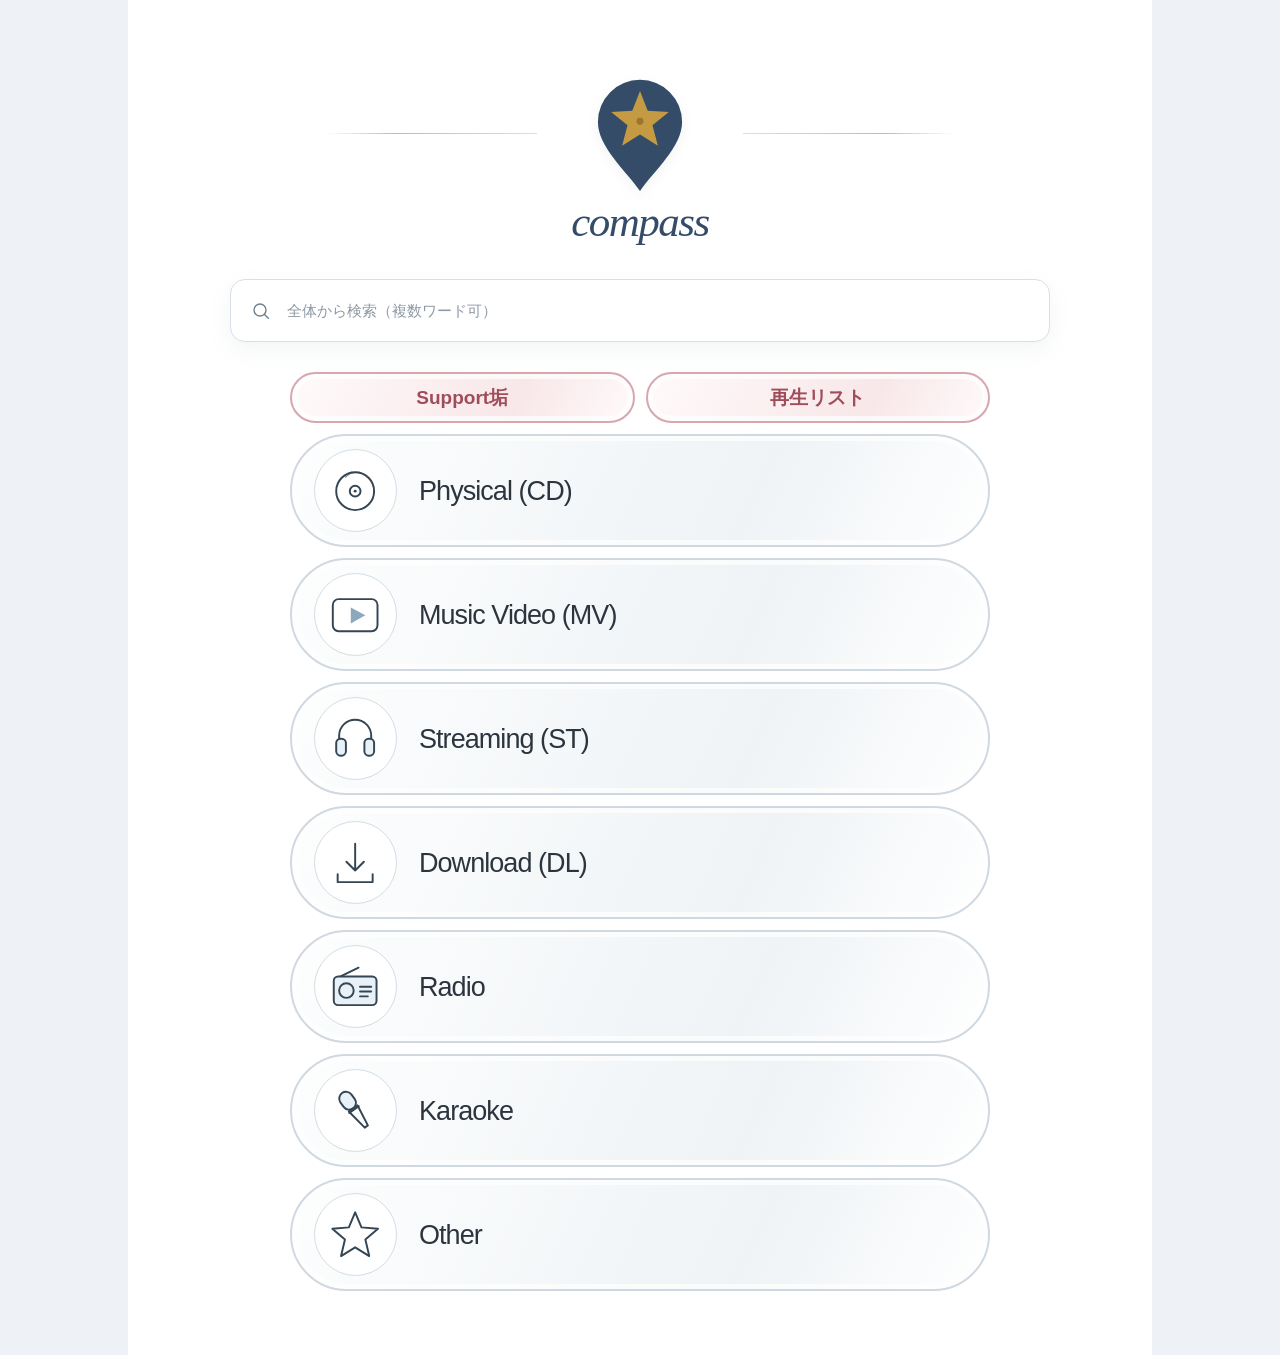
<file: index.html>
<!DOCTYPE html>
<html lang="ja">
<head>
<meta charset="utf-8">
<meta name="viewport" content="width=device-width, initial-scale=1">
<meta name="color-scheme" content="light">
<meta name="theme-color" content="#fafbfc">
<title>COMPASS</title>

<!-- iPhone ホーム画面用アイコン -->
<link rel="apple-touch-icon" sizes="180x180" href="/apple-touch-icon.png">
<link rel="icon" type="image/png" href="/apple-touch-icon.png">

<style>
:root {
  color-scheme: light;
  --ink: #2c353e;
  --edge: #d9dfe6;
  --accent: #8797a5;
}
* { box-sizing: border-box; }
html { scroll-behavior: smooth; }
body {
  margin: 0;
  background: #fafbfc;
  font-family: Arial, "Helvetica Neue",
    "Hiragino Kaku Gothic ProN", "Noto Sans JP", sans-serif;
  color: var(--ink);
}
.stage {
  position: relative;
  isolation: isolate;
  padding: clamp(26px,5vw,64px) clamp(17px,5vw,56px);
  min-height: 520px;
  overflow: hidden;
}
.inner {
  position: relative;
  max-width: 1050px;
  margin: 0 auto;
  z-index: 1;
}
.search {
  height: 63px;
  padding: 0 20px;
  display: flex;
  align-items: center;
  gap: 14px;
  margin-bottom: 30px;
  border: 1px solid var(--edge);
  background: #fff;
  color: #70818e;
}
.search svg { flex-shrink: 0; }
.search input {
  border: 0;
  background: transparent;
  outline: none;
  min-width: 0;
  width: 100%;
  font: inherit;
  font-size: 15px;
  color: #2b353f;
}
.search input::placeholder { color: #8d99a5; }
.search:focus-within {
  outline: 2px solid #9aa8b5;
  outline-offset: 2px;
}
.cat {
  color: inherit;
  text-decoration: none;
  min-width: 0;
  transition: transform .18s ease, box-shadow .18s ease;
}
.cat:hover { transform: translateY(-1px); }
.cat:focus-visible {
  outline: 3px solid #8b9ba9;
  outline-offset: 3px;
}
.glyph {
  display: grid;
  place-items: center;
  flex-shrink: 0;
}
.glyph svg {
  width: 72%;
  height: 72%;
  display: block;
}
.name {
  line-height: 1.2;
  font-weight: 500;
  letter-spacing: -.035em;
  overflow-wrap: break-word;
  min-width: 0;
}
.name .qualifier {
  font: inherit;
  letter-spacing: inherit;
  white-space: nowrap;
}
.v06 {
  background: linear-gradient(
    90deg,
    #eef2f6 0 10%,
    #fff 10% 90%,
    #eef2f6 90%
  );
}
.v06 .search {
  max-width: 820px;
  margin-inline: auto;
  border-radius: 15px;
  box-shadow: 0 8px 21px #8997a619;
}
.v06 .cats {
  max-width: 945px;
  margin: auto;
  display: flex;
  flex-direction: column;
  gap: 11px;
}
.v06 .cat {
  min-height: 112px;
  padding: 13px 22px;
  display: flex;
  align-items: center;
  gap: 22px;
  background: linear-gradient(115deg,#fdfefe,#eff3f6 66%,#fff);
  border: 2px solid #d0d9e1;
  border-radius: 15px;
  box-shadow: inset 0 0 0 5px #ffffffb5;
}
.v06 .glyph {
  height: 83px;
  width: 83px;
  color: #7f8f9a;
  border: 1px solid #d4dce4;
  border-radius: 16px;
  background: #ffffffea;
}
.v06 .name { font-size: 27px; }
.v36 .cat { border-radius: 100px !important; }
.v36 .glyph { border-radius: 50%; }
.v06.v36.shorter-bottom .cats {
  width: 74%;
  max-width: 700px;
}
.glyph svg.motif-01 { color: #344553; }
.glyph svg.motif-01 g,
.glyph svg.motif-01 path,
.glyph svg.motif-01 rect,
.glyph svg.motif-01 circle,
.glyph svg.motif-01 line,
.glyph svg.motif-01 polygon,
.glyph svg.motif-01 ellipse {
  stroke-linecap: round;
  stroke-linejoin: round;
}
.glyph svg.motif-01 path,
.glyph svg.motif-01 rect,
.glyph svg.motif-01 circle,
.glyph svg.motif-01 polygon,
.glyph svg.motif-01 ellipse {
  stroke: currentColor;
  stroke-width: 4;
  fill: none;
}
.glyph svg.motif-01 .thin {
  stroke-width: 2.3;
  opacity: .7;
}
.glyph svg.motif-01 .tint { fill: #e8f1f7; }
.glyph svg.motif-01 .solid {
  stroke: none;
  fill: currentColor;
}
.glyph svg.motif-01 .accent { fill: #8da7bb; }
.howto-masthead {
  max-width: 820px;
  margin: 0 auto 34px;
  display: flex;
  flex-direction: column;
  align-items: center;
  justify-content: center;
  isolation: isolate;
  text-align: center;
}
.howto-star-row {
  width: 100%;
  display: flex;
  align-items: center;
  justify-content: center;
  gap: clamp(12px,4vw,34px);
}
.howto-rule {
  height: 1px;
  background: linear-gradient(90deg,transparent,#b2bdc7 32%,#d9e1e7);
  flex: 1;
  max-width: 210px;
}
.howto-rule:last-child { transform: rotate(180deg); }
.howto-hero-star {
  display: block;
  width: clamp(88px,11vw,132px);
  height: clamp(88px,11vw,132px);
  flex: none;
  filter: drop-shadow(0 4px 6px #7f8d981a);
}
.howto-masthead h1 {
  position: relative;
  margin: 0;
  font-family: Didot, "Bodoni MT", "Times New Roman", Georgia, serif;
  font-size: clamp(54px,8.5vw,100px);
  font-weight: 500;
  line-height: 1.04;
  letter-spacing: -.075em;
  white-space: nowrap;
  color: #26313a;
}
.howto-masthead h1 span {
  display: block;
  transform: scaleX(.96);
}
@media (max-width:700px) {
  .stage {
    min-height: unset;
    padding: 24px 16px 32px;
  }
  .search {
    height: 53px;
    padding: 0 14px;
    margin-bottom: 23px;
    gap: 10px;
  }
  .search input { font-size: 14px; }
  .v06 .cat {
    min-height: 91px;
    gap: 15px;
    padding: 10px 12px;
    border-radius: 12px;
  }
  .v06 .glyph {
    width: 64px;
    height: 64px;
    border-radius: 13px;
  }
  .v06 .name { font-size: 20px; }
  .v36 .cat { border-radius: 100px !important; }
  .v36 .glyph { border-radius: 50%; }
  .howto-masthead { margin-bottom: 26px; }
  .howto-masthead h1 {
    font-size: clamp(49px,10.5vw,72px);
  }
  .howto-rule { max-width: 105px; }
}
@media (max-width:480px) {
  .v06.v36.shorter-bottom .cats {
    width: 77%;
    min-width: 255px;
    max-width: 100%;
  }
}
@media (max-width:360px) {
  .howto-masthead h1 { font-size: 49px; }
  .howto-star-row { gap: 12px; }
}
@media (max-width:350px) {
  .v06.v36.shorter-bottom .cats {
    width: 93%;
    min-width: 0;
  }
}

/* COMPASS masthead only */
.howto-masthead {
  margin-bottom: 34px;
}
.howto-masthead .howto-hero-star {
  width: clamp(94px, 12vw, 138px);
  height: clamp(94px, 12vw, 138px);
}
.howto-masthead .compass-signature {
  margin: -4px 0 0;
  font-family: "Snell Roundhand", "Apple Chancery",
               "Brush Script MT", "Segoe Script", cursive;
  font-size: clamp(31px, 4.3vw, 43px);
  font-style: italic;
  font-weight: 400;
  letter-spacing: -.035em;
  line-height: 1.1;
  color: #344C68;
  text-transform: none;
  white-space: nowrap;
}
@media (max-width: 700px) {
  .howto-masthead { margin-bottom: 26px; }
  .howto-masthead .compass-signature {
    font-size: 34px;
  }
}

/* 全体検索結果 */
.search-results {
  max-width: 820px;
  margin: 0 auto 30px;
}
.search-results[hidden],
.cats[hidden] {
  display: none !important;
}
.search-count {
  font-size: 13px;
  color: #65758a;
  margin: 0 0 12px;
}
.search-result {
  display: block;
  text-decoration: none;
  color: var(--ink);
  background: #fff;
  border: 2px solid #d0d9e1;
  border-radius: 15px;
  padding: 17px 20px;
  margin-bottom: 11px;
}
.search-result:hover {
  background: #f5f8fb;
}
.search-result:focus-visible {
  outline: 3px solid #8b9ba9;
  outline-offset: 3px;
}
.result-category {
  display: block;
  font-size: 12px;
  color: #344c68;
  font-weight: 700;
  margin-bottom: 7px;
}
.result-title {
  display: block;
  font-size: 18px;
  font-weight: 700;
}
.result-summary {
  margin: 7px 0 0;
  color: #68788a;
  font-size: 14px;
  line-height: 1.7;
}
.search-message {
  font-size: 14px;
  line-height: 1.8;
  color: #68788a;
}

/* Support垢・再生リスト：追加部分 */
.quick-links {
  display: grid;
  grid-template-columns: repeat(2, minmax(0, 1fr));
  gap: 11px;
  width: 100%;
  margin: 0;
}
.v06 .quick-link {
  display: flex;
  align-items: center;
  justify-content: center;
  min-width: 0;
  min-height: 51px;
  padding: 10px 8px;
  border: 2px solid #d8a7ae;
  border-radius: 100px;
  background: linear-gradient(
    115deg,
    #fffafa,
    #f8e7e9 66%,
    #fffafa
  );
  box-shadow: inset 0 0 0 5px #ffffffb5;
  color: #a04d5a;
  font-size: 19px;
  font-weight: 600;
  text-align: center;
  text-decoration: none;
  transition: transform .18s ease, box-shadow .18s ease;
}
.quick-link:hover {
  transform: translateY(-1px);
}
.quick-link:focus-visible {
  outline: 3px solid #bd808a;
  outline-offset: 3px;
}
@media (max-width:700px) {
  .quick-links { gap: 9px; }
  .v06 .quick-link {
    min-height: 44px;
    padding: 8px 5px;
    font-size: 15px;
  }
}
</style>
</head>

<body>
<div class="stage v06 v36 shorter-bottom">
<div class="inner">

<header class="howto-masthead">
  <div class="howto-star-row" aria-hidden="true">
    <span class="howto-rule"></span>
    <svg class="howto-hero-star" viewBox="0 0 200 200"
         xmlns="http://www.w3.org/2000/svg">
      <path d="M100 184 C80 155 39 120 39 84 A61 61 0 1 1 161 84 C161 120 120 155 100 184Z"
            fill="#344C68"/>
      <polygon points="100.0,39.0 111.2,67.6 141.8,69.4 118.1,88.9 125.9,118.6 100.0,102.0 74.1,118.6 81.9,88.9 58.2,69.4 88.8,67.6"
               fill="#C49A42"/>
      <circle cx="100" cy="83" r="5" fill="#9B742D"/>
    </svg>
    <span class="howto-rule"></span>
  </div>
  <h1 class="compass-signature">compass</h1>
</header>

<div class="search" role="search">
  <svg aria-hidden="true" fill="none"
       height="20" width="20"
       stroke="currentColor"
       stroke-linecap="round"
       stroke-width="1.7"
       viewBox="0 0 24 24">
    <circle cx="10.8" cy="10.8" r="7.2"></circle>
    <path d="m16.2 16.2 4.6 4.6"></path>
  </svg>
  <input
    id="globalSearch"
    aria-label="全体から検索"
    autocomplete="off"
    placeholder="全体から検索（複数ワード可）"
    type="search"
  >
</div>

<div id="searchResults"
     class="search-results"
     aria-live="polite"
     hidden></div>

<div class="cats" id="categories">

  <!-- 追加：Physicalの上に2つ横並び -->
  <div class="quick-links">
    <a class="quick-link" href="support.html">
      Support垢
    </a>
    <a class="quick-link" href="list.html">
      再生リスト
    </a>
  </div>

  <a aria-label="Physical (CD)"
     class="cat" href="physical.html">
    <span class="glyph">
      <svg aria-hidden="true" class="motif-01"
           viewBox="0 0 120 120"
           xmlns="http://www.w3.org/2000/svg">
        <circle cx="60" cy="60" r="39"></circle>
        <circle cx="60" cy="60" r="11"></circle>
        <circle class="solid" cx="60" cy="60" r="3"></circle>
        <path class="thin" d="M40 31A34 34 0 0 1 72 23"></path>
      </svg>
    </span>
    <span class="name">Physical <span class="qualifier">(CD)</span></span>
  </a>

  <a aria-label="Music Video (MV)"
     class="cat" href="mv.html">
    <span class="glyph">
      <svg aria-hidden="true" class="motif-01"
           viewBox="0 0 120 120"
           xmlns="http://www.w3.org/2000/svg">
        <rect height="66" rx="12" width="92" x="14" y="27"></rect>
        <path class="solid accent" d="M51 44 L81 60 L51 77 Z"></path>
      </svg>
    </span>
    <span class="name">Music Video <span class="qualifier">(MV)</span></span>
  </a>

  <a aria-label="Streaming (ST)"
     class="cat" href="streaming.html">
    <span class="glyph">
      <svg aria-hidden="true" class="motif-01"
           viewBox="0 0 120 120"
           xmlns="http://www.w3.org/2000/svg">
        <path d="M27 64V53a33 33 0 0 1 66 0v11"></path>
        <rect class="tint" height="35" rx="9" width="20" x="21" y="59"></rect>
        <rect class="tint" height="35" rx="9" width="20" x="79" y="59"></rect>
      </svg>
    </span>
    <span class="name">Streaming <span class="qualifier">(ST)</span></span>
  </a>

  <a aria-label="Download (DL)"
     class="cat" href="download.html">
    <span class="glyph">
      <svg aria-hidden="true" class="motif-01"
           viewBox="0 0 120 120"
           xmlns="http://www.w3.org/2000/svg">
        <path d="M60 20v55 M42 57l18 18 18-18"></path>
        <path d="M24 83v16h72V83"></path>
      </svg>
    </span>
    <span class="name">Download <span class="qualifier">(DL)</span></span>
  </a>

  <a aria-label="Radio"
     class="cat" href="radio.html">
    <span class="glyph">
      <svg aria-hidden="true" class="motif-01"
           viewBox="0 0 120 120"
           xmlns="http://www.w3.org/2000/svg">
        <path d="M30 38 L67 20"></path>
        <rect class="tint" height="59" rx="9" width="88" x="16" y="38"></rect>
        <circle cx="42" cy="67" r="15"></circle>
        <path d="M70 59h23M70 69h23M70 79h16"></path>
      </svg>
    </span>
    <span class="name">Radio</span>
  </a>

  <a aria-label="Karaoke"
     class="cat" href="karaoke.html">
    <span class="glyph">
      <svg aria-hidden="true" class="motif-01"
           viewBox="0 0 120 120"
           xmlns="http://www.w3.org/2000/svg">
        <g transform="rotate(-36 60 60)">
          <rect class="tint" height="39" rx="14" width="28" x="46" y="14"></rect>
          <path d="M49 53h22l-7 46h-8z"></path>
          <path d="M48 56h24"></path>
        </g>
      </svg>
    </span>
    <span class="name">Karaoke</span>
  </a>

  <a aria-label="Other"
     class="cat" href="other.html">
    <span class="glyph">
      <svg aria-hidden="true" class="motif-01"
           viewBox="0 0 120 120"
           xmlns="http://www.w3.org/2000/svg">
        <polygon points="60,13 73,44 107,47 81,69 89,103 60,85 31,103 39,69 13,47 47,44"></polygon>
      </svg>
    </span>
    <span class="name">Other</span>
  </a>

</div>
</div>
</div>

<script>
const API =
  'https://compass-api.starsx0601.workers.dev';

const categoryNames = {
  physical: 'Physical',
  mv: 'Music Video',
  streaming: 'Streaming',
  download: 'Download',
  radio: 'Radio',
  karaoke: 'Karaoke',
  other: 'Other'
};

const input = document.getElementById('globalSearch');
const results = document.getElementById('searchResults');
const categories = document.getElementById('categories');

let articles = [];
let loadError = false;
let loading = true;

function escapeHTML(value) {
  return String(value ?? '').replace(
    /[&<>"']/g,
    char => ({
      '&': '&amp;',
      '<': '&lt;',
      '>': '&gt;',
      '"': '&quot;',
      "'": '&#39;'
    })[char]
  );
}

function renderSearch() {
  const query = input.value.trim();

  if (!query) {
    results.hidden = true;
    categories.hidden = false;
    results.replaceChildren();
    return;
  }

  results.hidden = false;
  categories.hidden = true;

  if (loading) {
    results.innerHTML =
      '<p class="search-message">記事を検索する準備をしています…</p>';
    return;
  }

  if (loadError) {
    results.innerHTML =
      '<p class="search-message">記事を取得できませんでした。ページを再読み込みしてください。</p>';
    return;
  }

  const words = query
    .toLocaleLowerCase()
    .split(/\s+/)
    .filter(Boolean);

  const filtered = articles.filter(article => {
    const text = [
      article.title || '',
      article.summary || '',
      article.search_keywords || '',
      article.search_text || '',
      categoryNames[article.category] || '',
      article.category || ''
    ].join(' ').toLocaleLowerCase();

    return words.every(word => text.includes(word));
  });

  if (!filtered.length) {
    results.innerHTML =
      '<p class="search-count">検索結果 0件</p>' +
      '<p class="search-message">該当する記事はありません。</p>';
    return;
  }

  const cards = filtered.map(article => {
    const category =
      categoryNames[article.category] || article.category;

    return `
      <a class="search-result"
         href="article.html?id=${encodeURIComponent(article.id)}">
        <span class="result-category">${escapeHTML(category)}</span>
        <span class="result-title">${escapeHTML(article.title)}</span>
        <p class="result-summary">${escapeHTML(article.summary)}</p>
      </a>
    `;
  }).join('');

  results.innerHTML =
    '<p class="search-count">検索結果 ' +
    filtered.length +
    '件</p>' +
    cards;
}

async function loadArticles() {
  try {
    const response = await fetch(
      API + '/api/public/articles',
      { cache: 'no-store' }
    );

    if (!response.ok) {
      throw new Error('HTTP ' + response.status);
    }

    const data = await response.json();
    articles = Array.isArray(data.articles)
      ? data.articles
      : [];

    loadError = false;
  } catch (error) {
    loadError = true;
  } finally {
    loading = false;
    renderSearch();
  }
}

input.addEventListener('input', renderSearch);

loadArticles();
</script>
</body>
</html>
</file>
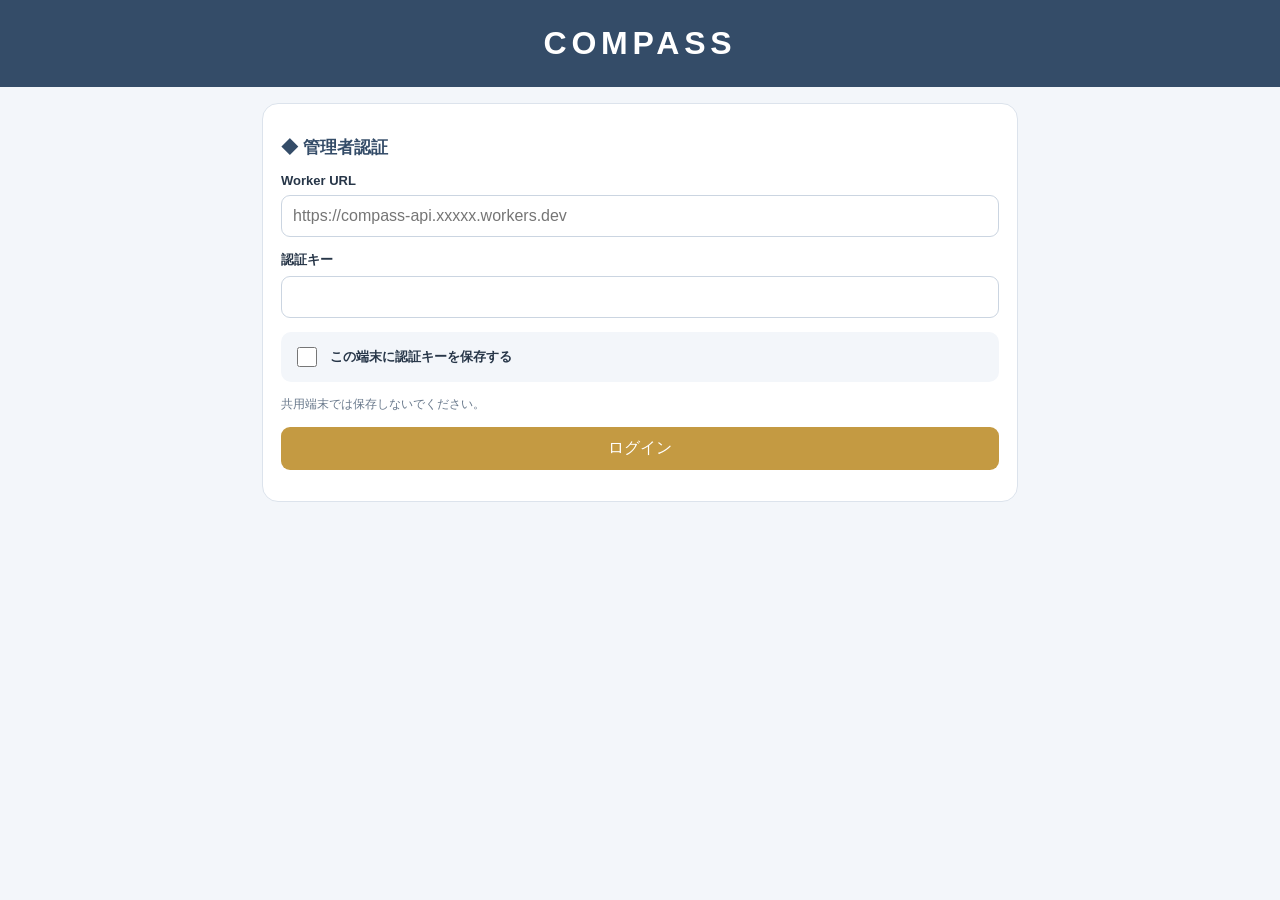
<file: admin.html>
<!doctype html>
<html lang="ja">
<head>
<meta charset="utf-8">
<meta name="viewport" content="width=device-width,initial-scale=1">
<meta name="robots" content="noindex,nofollow">
<title>COMPASS | 管理画面</title>
<style>
:root{--navy:#344c68;--gold:#c49a42;--bg:#f3f6fa}
*{box-sizing:border-box}
body{margin:0;background:var(--bg);color:#273648;font-family:-apple-system,BlinkMacSystemFont,sans-serif}
header{background:var(--navy);color:white;padding:25px;text-align:center}
h1{margin:0;letter-spacing:.15em}
main{max-width:780px;margin:auto;padding:16px 12px 70px}
.panel{background:white;border:1px solid #dce3ec;border-radius:16px;padding:18px;margin-bottom:16px}
h2{font-size:17px;color:var(--navy)}
label{display:block;font-size:13px;font-weight:700;margin:14px 0 7px}
input,textarea,select{width:100%;font:inherit;border:1px solid #cbd5e1;border-radius:9px;padding:11px;background:white;color:#273648}
textarea{min-height:75px}
button{font:inherit;border:0;border-radius:9px;padding:11px 13px;cursor:pointer}
button:disabled{opacity:.5}
.gold{background:var(--gold);color:white}
.light{background:#edf1f6;color:var(--navy)}
.danger{background:#fff0f0;color:#a22}
.row{display:flex;gap:8px;flex-wrap:wrap}
.row button{flex:1}
.hidden{display:none!important}
.note{font-size:12px;color:#69798c;line-height:1.7}
.remember{display:flex;gap:10px;align-items:center;padding:12px;background:#f3f6fa;border-radius:10px}
.remember input{width:20px;height:20px;accent-color:var(--gold)}
.mode{padding:12px;border-radius:9px;background:#edf1f6;color:var(--navy);font-weight:bold}
.mode.edit{background:#fff3d9;color:#755512}
.toolbar{display:flex;flex-wrap:wrap;gap:6px;margin:10px 0}
.toolbar button{background:#edf1f6}
.toolbar select{width:auto;max-width:180px}
.toolbar input[type=color]{width:45px;padding:2px;height:40px}
#editor{
 border:1px solid #cbd5e1;border-radius:10px;padding:14px;
 height:min(85vw,390px);min-height:270px;max-height:390px;
 overflow-y:auto;overscroll-behavior:contain;
 -webkit-overflow-scrolling:touch;line-height:1.8;
 overflow-wrap:anywhere;outline:none;background:white
}
#editor:focus{border-color:#93a2b0}
#editor img,#editor video{max-width:100%;height:auto}
#editor video{display:block;margin:10px 0}
.editor-help{margin:7px 0 10px;font-size:12px;color:#69798c}
.marker-tools{
 display:flex;align-items:center;flex-wrap:wrap;gap:6px;
 padding:8px;border:1px solid #dce3ec;
 border-radius:10px;background:#f8fafc
}
.marker-tools span{font-size:12px;font-weight:700;margin-right:4px}
.marker-btn{
 width:35px;height:35px;padding:0;border:1px solid #cbd5e1;
 border-radius:8px;position:relative
}
.marker-btn.active{outline:2px solid var(--navy);outline-offset:2px}
.marker-btn[data-color="#fff1a8"]{background:#fff1a8}
.marker-btn[data-color="#ffd5df"]{background:#ffd5df}
.marker-btn[data-color="#cdebff"]{background:#cdebff}
.marker-btn[data-color="#ddf2c9"]{background:#ddf2c9}
.marker-btn[data-color="#remove"]{background:white}
.marker-btn[data-color="remove"]{background:white}
.marker-btn[data-color="remove"]::after{
 content:"×";font-size:23px;color:#64748b
}
 .color-apply{background:#edf1f6;font-size:12px;padding:9px 11px}
#editor .compass-marker{border-radius:.3em;-webkit-box-decoration-break:clone;box-decoration-break:clone;padding:0 .08em}
#editor .compass-underline{text-decoration-line:underline;text-decoration-color:currentColor}

.item{border-top:1px solid #dce3ec;padding:13px 0}
.item small{display:block;color:#728096;margin:5px 0}
#message,#uploadStatus{font-size:13px;color:#344c68;white-space:pre-wrap}
.tabs{display:flex;gap:6px;flex-wrap:wrap;margin:12px 0}
.tabs button{padding:8px 11px;font-size:13px;background:#edf1f6;color:var(--navy)}
.tabs button.active{background:var(--navy);color:white}
.status-tabs{border-bottom:1px solid #dce3ec;padding-bottom:9px;margin-top:3px}
.status-tabs button{flex:1;font-weight:700}
.status-tabs button.active{background:var(--gold);color:white}
.related-picker{
 border:1px solid #dce3ec;border-radius:12px;
 background:#f8fafc;padding:13px;margin:10px 0
}
.related-picker input{margin-bottom:8px}
.related-list{max-height:240px;overflow:auto}
.related-choice{
 display:block;width:100%;text-align:left;
 padding:11px;margin:5px 0;background:white;
 border:1px solid #dce3ec;color:#273648
}
.related-choice small{display:block;color:#728096;margin-top:4px}
#editor a.compass-related{
 display:block;text-decoration:none;color:#273648;
 border:1px solid #dce3ec;border-left:4px solid #c49a42;
 border-radius:10px;background:#f8fafc;
 padding:12px 15px;margin:12px 0
}
#editor .compass-related-label{
 display:block;color:#728096;font-size:12px
}
#editor .compass-related-title{
 display:block;font-weight:700;color:#344c68
}
#editor .compass-related-note{
 display:block;font-size:12px;color:#728096
}
@media(max-width:767px){
 body.editor-active{padding-bottom:110px}
 body.editor-active .toolbar,
 body.editor-active .marker-tools{
  position:fixed;left:8px;right:8px;z-index:9999;
  margin:0;background:rgba(255,255,255,.97);
  border:1px solid #dce3ec;
  box-shadow:0 -3px 18px #344c6820
 }
 body.editor-active .toolbar{
  bottom:calc(var(--keyboard-offset,0px) + 49px);
  display:flex;flex-wrap:nowrap;overflow-x:auto;
  overflow-y:hidden;gap:6px;padding:7px 9px;
  border-radius:12px 12px 0 0;
  scrollbar-width:none;-webkit-overflow-scrolling:touch
 }
 body.editor-active .toolbar::-webkit-scrollbar{display:none}
 body.editor-active .toolbar>*{flex:0 0 auto}
 body.editor-active .toolbar button{white-space:nowrap;min-height:36px}
 body.editor-active .toolbar select{
  max-width:125px;min-height:36px;padding:6px
 }
 body.editor-active .marker-tools{
  bottom:var(--keyboard-offset,0px);height:49px;
  flex-wrap:nowrap;overflow-x:auto;padding:6px 10px;
  border-radius:0 0 12px 12px
 }
 body.editor-active .marker-btn{flex:0 0 35px}
}
</style>
</head>
<body>
<header><h1>COMPASS</h1></header>
<main>
<section class="panel" id="loginPanel">
<h2>◆ 管理者認証</h2>
<label>Worker URL</label>
<input id="api" type="url" placeholder="https://compass-api.xxxxx.workers.dev">
<label>認証キー</label>
<input id="token" type="password" autocomplete="off">
<label class="remember">
<input id="remember" type="checkbox">
この端末に認証キーを保存する
</label>
<p class="note">共用端末では保存しないでください。</p>
<button id="loginBtn" class="gold" style="width:100%">ログイン</button>
<p id="message" role="status"></p>
</section>

<section id="workspace" class="hidden">
<section class="panel">
<div class="row">
<h2 style="flex:1;margin:7px 0">記事管理</h2>
<button id="logoutBtn" class="light">ログアウト</button>
<button id="forgetBtn" class="danger">保存キー削除</button>
</div>
</section>

<section class="panel" id="formPanel">
<div id="mode" class="mode">✦ 新規記事を作成中</div>
<h2 id="formHeading">新しい記事</h2>

<label>カテゴリー</label>
<select id="category">
<option value="physical">Physical</option>
<option value="mv">MV</option>
<option value="streaming">Streaming</option>
<option value="download">Download</option>
<option value="radio">Radio</option>
<option value="karaoke">Karaoke</option>
<option value="other">Other</option>
</select>

<label>記事タイトル</label>
<input id="title" maxlength="180" placeholder="記事のタイトル">

<label>検索キーワード</label>
<textarea id="searchKeywords" maxlength="3000"
 placeholder="例：CD、円盤、フィジカル、オリコン"></textarea>
<p class="note">
カンマ・読点・改行で区切って複数登録できます。
検索用なので記事本文には表示されません。
</p>

<label>本文</label>
<div class="toolbar">
<button type="button" data-cmd="bold"><b>B</b></button>
<button type="button" data-cmd="italic"><i>I</i></button>

<select id="underlineStyle" aria-label="下線の種類">
<option value="">下線を変更</option>
<option value="none">下線なし</option>
<option value="solid">下線 ─</option>
<option value="double">二重 ═</option>
<option value="wavy">波線 ﹏</option>
<option value="dotted">点線 ···</option>
<option value="dashed">破線 ---</option>
</select>

<select id="fontSize">
<option value="">文字サイズ</option>
<option value="3">標準</option>
<option value="2">小</option>
<option value="4">大</option>
<option value="5">特大</option>
</select>

<input id="fontColor" type="color" value="#344c68" aria-label="文字色">
<button type="button" id="applyColorBtn" class="color-apply">文字色を適用</button>
<button type="button" id="defaultColorBtn" class="color-apply">デフォルト色に戻す</button>
<button type="button" id="linkBtn">リンク設定・変更</button>
<button type="button" id="unlinkBtn">リンク解除</button>
<button type="button" id="relatedBtn">COMPASS記事を挿入</button>
<button type="button" id="imageUrlBtn">画像URL</button>
<button type="button" id="imageFileBtn">写真を選ぶ</button>
<button type="button" id="videoUrlBtn">動画URL</button>
<button type="button" id="videoFileBtn">動画を選ぶ</button>
</div>

<div class="marker-tools" role="group" aria-label="文字のマーカー">
<span>マーカー</span>
<button type="button" class="marker-btn" data-color="#fff1a8" aria-label="黄色マーカー"></button>
<button type="button" class="marker-btn" data-color="#ffd5df" aria-label="ピンクマーカー"></button>
<button type="button" class="marker-btn" data-color="#cdebff" aria-label="水色マーカー"></button>
<button type="button" class="marker-btn" data-color="#ddf2c9" aria-label="緑マーカー"></button>
<button type="button" class="marker-btn" data-color="remove" aria-label="マーカーを消す"></button>
</div>

<div id="relatedPicker" class="related-picker hidden">
<label for="relatedSearch">挿入する公開記事を選択</label>
<input id="relatedSearch" type="search" placeholder="記事タイトルで検索">
<div id="relatedList" class="related-list"></div>
<button type="button" id="closeRelatedBtn" class="light">閉じる</button>
</div>

<p class="editor-help">
文字を選択してから書式を設定してください。本文は枠内をスクロールできます。
リンクの変更はリンク内にカーソルを置いて操作できます。
</p>

<input id="imageInput" class="hidden" type="file" accept="image/jpeg,image/png,image/webp,image/gif">
<input id="videoInput" class="hidden" type="file" accept="video/mp4,video/webm,video/quicktime,video/*">

<div id="editor" contenteditable="true" role="textbox" aria-label="記事本文" aria-multiline="true"></div>
<p id="uploadStatus" role="status"></p>

<div class="row">
<button id="draftBtn" class="light">下書き保存</button>
<button id="publishBtn" class="gold">公開する</button>
</div>
<button id="resetBtn" class="light" style="width:100%;margin-top:10px">
新しい記事を書く
</button>
</section>

<section class="panel">
<h2>登録済みの記事</h2>
<button id="reloadBtn" class="light">一覧を更新</button>
<div id="tabs" class="tabs" role="group" aria-label="カテゴリー別の記事一覧"></div>
<div id="statusTabs" class="tabs status-tabs" role="group" aria-label="公開状態別の記事一覧"></div>
<div id="articles"></div>
</section>
</section>
</main>

<script>
(function(){
'use strict';

const $=id=>document.getElementById(id);
const API_KEY='compass_api_url';
const TOKEN_KEY='compass_admin_token';

const names={
 all:'ALL',
 physical:'Physical',
 mv:'MV',
 streaming:'ST',
 download:'DL',
 radio:'Radio',
 karaoke:'Karaoke',
 other:'Other'
};

let auth='';
let editingId=null;
let editingTitle='';
let editingSummary='';
let articles=[];
let busy=false;
let filter='all';
let statusFilter='published';
let selection=null;

$('api').value=localStorage.getItem(API_KEY)||'';

function msg(s){
 $('message').textContent=s;
}

function base(){
 const s=$('api').value.trim().replace(/\/+$/,'');
 if(!/^https:\/\//.test(s)){
  throw Error('Worker URLはhttps://から入力してください');
 }
 return s;
}

async function req(path,method='GET',data){
 const headers={Authorization:'Bearer '+auth};
 if(data!==undefined){
  headers['Content-Type']='application/json';
 }
 const res=await fetch(base()+path,{
  method,
  headers,
  body:data===undefined?undefined:JSON.stringify(data),
  cache:'no-store'
 });
 const obj=await res.json().catch(()=>({}));
 if(!res.ok){
  throw Error(obj.error||'HTTP '+res.status);
 }
 return obj;
}

async function login(auto=false){
 try{
  auth=$('token').value.trim();
  if(!auth)throw Error('認証キーを入力してください');
  const result=await req('/api/login','POST');
  if(!result.ok)throw Error('認証できませんでした');

  localStorage.setItem(API_KEY,base());

  if($('remember').checked){
   localStorage.setItem(TOKEN_KEY,auth);
  }else{
   localStorage.removeItem(TOKEN_KEY);
  }

  $('loginPanel').classList.add('hidden');
  $('workspace').classList.remove('hidden');
  await load();
 }catch(e){
  $('workspace').classList.add('hidden');
  $('loginPanel').classList.remove('hidden');
  if(auto){
   auth='';
   msg('自動ログインできませんでした。認証キーを確認してください。 '+e.message);
  }else{
   msg('ログインエラー: '+e.message);
  }
 }
}

function reset(){
 editingId=null;
 editingTitle='';
 editingSummary='';
 selection=null;
 $('title').value='';
 $('searchKeywords').value='';
 $('category').value='physical';
 $('editor').innerHTML='';
 $('editor').scrollTop=0;
 $('fontSize').value='';
 $('fontColor').value='#344c68';
 $('underlineStyle').value='';
 $('relatedPicker').classList.add('hidden');
 $('mode').className='mode';
 $('mode').textContent='✦ 新規記事を作成中';
 $('formHeading').textContent='新しい記事';
 $('uploadStatus').textContent='';
}

function logout(){
 auth='';
 const saved=localStorage.getItem(TOKEN_KEY);
 $('token').value=saved||'';
 $('remember').checked=Boolean(saved);
 $('workspace').classList.add('hidden');
 $('loginPanel').classList.remove('hidden');
 reset();
 msg(saved?'ログアウトしました。認証キーはこの端末に保存されています。':'ログアウトしました。');
}

function forgetToken(){
 if(!confirm('この端末に保存した認証キーを削除しますか？'))return;
 auth='';
 localStorage.removeItem(TOKEN_KEY);
 $('token').value='';
 $('remember').checked=false;
 $('workspace').classList.add('hidden');
 $('loginPanel').classList.remove('hidden');
 reset();
 msg('この端末の認証キーを削除しました。');
}

async function load(){
 try{
  const result=await req('/api/articles');
  articles=result.articles||[];
  render();
 }catch(e){
  alert('記事一覧取得エラー: '+e.message);
 }
}

function render(){
 const categoryTabs=$('tabs');
 categoryTabs.replaceChildren();

 for(const [key,name] of Object.entries(names)){
  const count=articles.filter(a=>
   (key==='all'||a.category===key)&&a.status===statusFilter
  ).length;

  const b=document.createElement('button');
  b.textContent=name+' ('+count+')';
  b.className=key===filter?'active':'';
  b.setAttribute('aria-pressed',String(key===filter));
  b.onclick=()=>{
   filter=key;
   render();
  };
  categoryTabs.append(b);
 }

 const statusTabs=$('statusTabs');
 statusTabs.replaceChildren();

 for(const [key,name] of [
  ['published','公開中'],
  ['draft','下書き']
 ]){
  const count=articles.filter(a=>
   a.status===key&&(filter==='all'||a.category===filter)
  ).length;

  const b=document.createElement('button');
  b.textContent=name+' ('+count+')';
  b.className=key===statusFilter?'active':'';
  b.setAttribute('aria-pressed',String(key===statusFilter));
  b.onclick=()=>{
   statusFilter=key;
   render();
  };
  statusTabs.append(b);
 }

 const root=$('articles');
 root.replaceChildren();

 const list=articles.filter(a=>
  (filter==='all'||a.category===filter)&&a.status===statusFilter
 );

 if(!list.length){
  root.textContent=statusFilter==='draft'
   ?'このカテゴリーに下書きはありません'
   :'このカテゴリーに公開中の記事はありません';
  return;
 }

 for(const a of list){
  const item=document.createElement('div');
  item.className='item';

  const name=document.createElement('strong');
  name.textContent=a.title;

  const info=document.createElement('small');
  info.textContent=
   (names[a.category]||a.category)+' / '+
   (a.status==='published'?'公開中':'下書き')+' / '+
   (a.updated_at||'').slice(0,10);

  const buttons=document.createElement('div');
  buttons.className='row';

  const edit=document.createElement('button');
  edit.className='light';
  edit.textContent='編集';
  edit.onclick=()=>editArticle(a.id);

  const pin=document.createElement('button');
  pin.className='light';
  pin.textContent=a.pinned?'📌 固定を解除':'📌 上部に固定';
  pin.setAttribute('aria-pressed',String(Boolean(a.pinned)));
  pin.onclick=async()=>{
   if(busy)return;
   pin.disabled=true;
   try{
    await req('/api/articles/'+encodeURIComponent(a.id)+'/pin','PUT',{pinned:!Boolean(a.pinned)});
    await load();
   }catch(e){
    alert('固定設定の変更に失敗しました: '+e.message);
    pin.disabled=false;
   }
  };

  const del=document.createElement('button');
  del.className='danger';
  del.textContent='削除';
  del.onclick=()=>deleteArticle(a.id,a.title);

  buttons.append(edit,pin,del);
  item.append(name,info,buttons);
  root.append(item);
 }
}

function safeUrl(s){
 try{
  const u=new URL(s);
  return ['https:','http:'].includes(u.protocol);
 }catch{
  return false;
 }
}

function safeArticleStyle(value) {
  const allowed = new Set([
    'color', 'background-color', 'font-size', 'font-weight',
    'text-align', 'text-decoration', 'text-decoration-line',
    'text-decoration-style', 'text-decoration-color', 'border-radius'
  ]);
  const color = /^(?:#[0-9a-f]{3,8}|(?:rgb|rgba|hsl|hsla)\(\s*[\d.%\s,/-]+\)|currentcolor|transparent|inherit|initial|unset|revert|[a-z]+)$/i;
  const cleaned = [];
  const declarations = document.createElement('span').style;
  for (const part of value.split(';')) {
    const colon = part.indexOf(':');
    if (colon < 0) continue;
    const name = part.slice(0, colon).trim().toLowerCase();
    const val = part.slice(colon + 1).trim();
    if (!allowed.has(name) || !val || /[\\<>]|url\s*\(|expression\s*\(|var\s*\(|@/i.test(val)) continue;
    if (['color', 'background-color', 'text-decoration-color'].includes(name) && !color.test(val)) continue;
    if (name === 'font-size' && !/^(?:\d+(?:\.\d+)?(?:px|pt|em|rem|%)|small|medium|large|larger|smaller|x-small|x-large|xx-large|inherit|initial|unset)$/i.test(val)) continue;
    if (name === 'font-weight' && !/^(?:normal|bold|bolder|lighter|[1-9]00|inherit|initial|unset)$/i.test(val)) continue;
    if (name === 'text-align' && !/^(?:left|right|center|justify|start|end|inherit|initial|unset)$/i.test(val)) continue;
    if (name === 'text-decoration-style' && !/^(?:solid|double|dotted|dashed|wavy|inherit|initial|unset)$/i.test(val)) continue;
    if (name === 'text-decoration-line' && !/^(?:none|underline|overline|line-through|underline overline|inherit|initial|unset)$/i.test(val)) continue;
    if (name === 'text-decoration' && !/^(?:none|underline|overline|line-through|solid|double|dotted|dashed|wavy|currentcolor|#[0-9a-f]{3,8}|\s)+$/i.test(val)) continue;
    if (name === 'border-radius' && !/^(?:\d+(?:\.\d+)?(?:px|em|rem|%)|0|inherit|initial|unset)$/i.test(val)) continue;
    declarations.setProperty(name, val);
    if (declarations.getPropertyValue(name)) cleaned.push(name + ': ' + declarations.getPropertyValue(name));
    declarations.removeProperty(name);
  }
  return cleaned.join('; ');
}

function clean(html){
 const doc=new DOMParser().parseFromString('<div>'+html+'</div>','text/html');
 const root=doc.body.firstElementChild;

 const allowed=new Set([
  'DIV','P','BR','B','STRONG','I','EM','U','S',
  'SPAN','FONT','A','UL','OL','LI','BLOCKQUOTE',
  'H2','H3','H4','IMG','VIDEO','SOURCE'
 ]);

 const blocked=new Set([
  'SCRIPT','STYLE','IFRAME','OBJECT','EMBED',
  'FORM','INPUT','SVG','MATH','AUDIO','META','LINK'
 ]);

 for(const el of Array.from(root.querySelectorAll('*')).reverse()){
  if(!root.contains(el))continue;

  if(blocked.has(el.tagName)){
   el.remove();
   continue;
  }

  if(!allowed.has(el.tagName)){
   el.replaceWith(...Array.from(el.childNodes));
   continue;
  }

  for(const at of Array.from(el.attributes)){
   const n=at.name.toLowerCase();
   const v=at.value.trim();

   if(n==='href'&&el.tagName==='A'&&safeUrl(v))continue;
   if(n==='src'&&['IMG','VIDEO','SOURCE'].includes(el.tagName)&&safeUrl(v))continue;
   if(n==='alt'&&el.tagName==='IMG')continue;
   if(n==='controls'&&el.tagName==='VIDEO')continue;
   if(n==='preload'&&el.tagName==='VIDEO'&&['none','metadata','auto'].includes(v))continue;
   if(n==='playsinline'&&el.tagName==='VIDEO')continue;
   if(n==='type'&&el.tagName==='SOURCE'&&/^video\/(mp4|webm|quicktime)$/.test(v))continue;
   if(n==='size'&&el.tagName==='FONT'&&/^[1-7]$/.test(v))continue;
   if(n==='color'&&el.tagName==='FONT'&&/^#[0-9a-f]{3,8}$/i.test(v))continue;

   if(n==='class'){
    const permitted={
     A:['compass-related'],
     SPAN:[
      'compass-marker','compass-underline',
      'compass-related-label',
      'compass-related-title',
      'compass-related-note'
     ]
    };
    const valid=(permitted[el.tagName]||[])
     .filter(c=>el.classList.contains(c));
    if(valid.length){
     el.className=valid.join(' ');
    }else{
     el.removeAttribute('class');
    }
    continue;
   }

   if(n==='style'){
    const safe=safeArticleStyle(v);
    if(safe)el.setAttribute('style',safe);
    else el.removeAttribute('style');
    continue;
   }

   el.removeAttribute(at.name);
  }

  if(el.tagName==='A'){
   el.setAttribute('rel','noopener noreferrer');
  }
 }

 return root.innerHTML;
}

async function editArticle(id){
 if(busy)return;

 if(
  (
   $('title').value.trim()||
   $('searchKeywords').value.trim()||
   $('editor').textContent.trim()
  )
  &&!confirm('現在入力中の内容を破棄して記事を編集しますか？')
 )return;

 try{
  const a=(await req('/api/articles/'+encodeURIComponent(id))).article;

  editingId=a.id;
  editingTitle=a.title;
  editingSummary=a.summary||'';
  selection=null;

  $('category').value=a.category;
  $('title').value=a.title;
  $('searchKeywords').value=a.search_keywords||'';

  let body={};
  try{
   body=JSON.parse(a.body_json||'{}');
  }catch(e){}

  $('editor').innerHTML=clean(body.html||'');
  $('editor').scrollTop=0;
  $('fontSize').value='';

  $('mode').className='mode edit';
  $('mode').textContent='⚠ 既存記事を編集中：'+a.title;
  $('formHeading').textContent='記事を編集';

  $('formPanel').scrollIntoView({
   behavior:'smooth',
   block:'start'
  });
 }catch(e){
  alert('読み込みエラー: '+e.message);
 }
}

async function save(status){
 if(busy)return;
 const title=$('title').value.trim();
 if(!title){alert('記事タイトルを入力してください');return;}
 const id=editingId;
 if(id&&!confirm('既存の記事「'+editingTitle+'」を上書き保存します。よろしいですか？'))return;

 const data={
  category:$('category').value,
  title,
  summary:editingSummary,
  search_keywords:$('searchKeywords').value.trim(),
  body_json:JSON.stringify({html:clean($('editor').innerHTML)}),
  status
 };
 busy=true;
 $('draftBtn').disabled=true;
 $('publishBtn').disabled=true;
 try{
  const saved=await req(
   id?'/api/articles/'+encodeURIComponent(id):'/api/articles',
   id?'PUT':'POST',data
  );
  const savedId=saved.id||id;
  if(!savedId)throw Error('保存後の記事IDを確認できませんでした');

  // 保存完了を表示する前にD1から再取得し、本文まで一致するか検証
  const checked=await req('/api/articles/'+encodeURIComponent(savedId));
  const a=checked.article;
  if(!a||a.body_json!==data.body_json||
     a.title!==data.title||a.status!==data.status||
     a.category!==data.category){
   throw Error('保存後の本文・公開状態が一致しません。編集内容を残しています。');
  }

  // 公開した場合は、公開APIも最新本文を返すか確認
  if(status==='published'){
   const response=await fetch(
    base()+'/api/public/articles/'+encodeURIComponent(savedId)+'?v='+Date.now(),
    {cache:'no-store'}
   );
   if(!response.ok)throw Error('公開記事の取得確認に失敗しました（HTTP '+response.status+'）。編集内容を残しています。');
   const publicData=await response.json();
   if(publicData.article?.body_json!==data.body_json){
    throw Error('公開ページ用APIの本文が更新されていません。編集内容を残しています。');
   }
  }

  reset();
  statusFilter=status;
  filter='all';
  await load();
  alert(status==='published'
   ?'本文と公開データの更新を確認しました。保存完了！'
   :'下書きの本文が保存されたことを確認しました！');
 }catch(e){
  alert('保存・反映確認エラー：'+e.message+'\\n編集画面は保持しています。');
 }finally{
  busy=false;
  $('draftBtn').disabled=false;
  $('publishBtn').disabled=false;
 }
}

async function deleteArticle(id,title){
 if(!confirm('「'+title+'」を完全に削除しますか？'))return;

 try{
  await req('/api/articles/'+encodeURIComponent(id),'DELETE');
  if(editingId===id)reset();
  await load();
  alert('削除しました');
 }catch(e){
  alert('削除エラー: '+e.message);
 }
}

/* 選択範囲の保持 */
function rangeInsideEditor(range){
 return !!range &&
  $('editor').contains(range.startContainer) &&
  $('editor').contains(range.endContainer);
}

function rememberSelection(){
 const s=window.getSelection();
 if(s&&s.rangeCount&&rangeInsideEditor(s.getRangeAt(0))){
  selection=s.getRangeAt(0).cloneRange();
 }
}

function restoreSelection(){
 if(selection&&rangeInsideEditor(selection)){
  const s=window.getSelection();
  s.removeAllRanges();
  s.addRange(selection.cloneRange());
 }
 $('editor').focus({preventScroll:true});
}

function selectedRange(){
 restoreSelection();
 const s=window.getSelection();
 if(!s||!s.rangeCount)return null;
 const range=s.getRangeAt(0);
 return rangeInsideEditor(range)?range:null;
}

function applyCommand(command,value){
 const range=selectedRange();
 if(!range||range.collapsed){
  alert('書式を変えたい文字を選択してください');
  return;
 }
 document.execCommand(command,false,value);
 rememberSelection();
}

function insertNode(node){
 restoreSelection();
 const s=window.getSelection();

 if(s&&s.rangeCount&&rangeInsideEditor(s.getRangeAt(0))){
  const range=s.getRangeAt(0);
  range.deleteContents();
  range.insertNode(node);
  range.setStartAfter(node);
  range.collapse(true);
  s.removeAllRanges();
  s.addRange(range);
 }else{
  $('editor').append(node);
 }
 rememberSelection();
}

/* 書式操作：選択部分を包み、古い装飾の親要素から切り離す */
function unwrapElement(el){
 if(!el.parentNode)return;
 el.replaceWith(...Array.from(el.childNodes));
}
function decorationParent(el,kind){
 if(kind==='underline'){
  return el.tagName==='U' ||
   (el.style && (
    el.style.textDecorationLine.includes('underline') ||
    el.style.textDecoration.includes('underline')
   ));
 }
 if(kind==='color')return el.tagName==='FONT'&&el.hasAttribute('color')||
  !!(el.style&&el.style.color);
 if(kind==='marker')return !!(el.style&&el.style.backgroundColor)||
  el.classList.contains('compass-marker');
 return false;
}
function stripDecoration(root,kind){
 for(const el of Array.from(root.querySelectorAll('*')).reverse()){
  if(kind==='underline'){
   if(el.tagName==='U'){unwrapElement(el);continue;}
   el.style?.removeProperty('text-decoration');
   el.style?.removeProperty('text-decoration-line');
   el.style?.removeProperty('text-decoration-style');
   el.style?.removeProperty('text-decoration-color');
   el.classList.remove('compass-underline');
  }else if(kind==='color'){
   if(el.tagName==='FONT')el.removeAttribute('color');
   el.style?.removeProperty('color');
  }else if(kind==='marker'){
   el.style?.removeProperty('background-color');
   el.style?.removeProperty('border-radius');
   el.classList.remove('compass-marker');
  }
 }
}
function liftOutOfDecoratedAncestors(node,kind){
 const editor=$('editor');
 let guard=0;
 while(node.parentElement&&node.parentElement!==editor&&guard++<60){
  const ancestor=node.parentElement;
  let parent=ancestor;
  let hasDecoration=false;
  while(parent&&parent!==editor){
   if(decorationParent(parent,kind)){hasDecoration=true;break;}
   parent=parent.parentElement;
  }
  if(!hasDecoration)break;
  const before=ancestor.cloneNode(false);
  const after=ancestor.cloneNode(false);
  while(ancestor.firstChild&&ancestor.firstChild!==node)before.append(ancestor.firstChild);
  while(node.nextSibling)after.append(node.nextSibling);
  if(before.childNodes.length)ancestor.before(before);
  ancestor.before(node);
  if(after.childNodes.length)ancestor.before(after);
  ancestor.remove();
 }
}
function formatSelection(kind,value){
 const range=selectedRange();
 if(!range||range.collapsed){
  alert('変更したい文字を選択してください');
  return;
 }
 try{
  // 親に下線がある場合は、文字色変更後も下線を保持する
  let inheritedUnderline=null;
  if(kind==='color'){
   let parent=range.commonAncestorContainer;
   if(parent.nodeType===Node.TEXT_NODE)parent=parent.parentElement;
   while(parent&&parent!==$('editor')){
    if(parent.tagName==='U'||parent.classList?.contains('compass-underline')||
       parent.style?.textDecorationLine?.includes('underline')||
       parent.style?.textDecoration?.includes('underline')){
     inheritedUnderline=parent.style?.textDecorationStyle||'solid';
     break;
    }
    parent=parent.parentElement;
   }
  }
  const fragment=range.extractContents();
  const span=document.createElement('span');
  span.append(fragment);
  stripDecoration(span,kind);
  range.insertNode(span);
  liftOutOfDecoratedAncestors(span,kind);
  if(kind==='underline'&&value!=='none'){
   span.classList.add('compass-underline');
   span.style.textDecorationLine='underline';
   span.style.textDecorationStyle=value;
   span.style.textDecorationColor='currentColor';
  }
  if(kind==='color'&&inheritedUnderline){
   span.classList.add('compass-underline');
   span.style.textDecorationLine='underline';
   span.style.textDecorationStyle=inheritedUnderline;
  }
  if(kind==='color'){
   // 色を変更した文字と、その範囲内の下線を必ず同じ色にする。
   // デフォルト色へ戻す場合は、固定色を解除して継承させる。
   if(value!=='default')span.style.color=value;
   for(const el of [span,...span.querySelectorAll('*')]){
    if(el.tagName==='U'||el.classList.contains('compass-underline')||
       el.style?.textDecorationLine?.includes('underline')||
       el.style?.textDecoration?.includes('underline')){
     el.style.textDecorationColor='currentColor';
    }
   }
  }
  if(kind==='marker'&&value!=='remove'){
   span.classList.add('compass-marker');
   span.style.backgroundColor=value;
   span.style.borderRadius='.3em';
  }
  const updated=document.createRange();
  updated.selectNodeContents(span);
  const sel=window.getSelection();
  sel.removeAllRanges();
  sel.addRange(updated);
  selection=updated.cloneRange();
 }catch(e){
  alert('書式の変更に失敗しました。文字を選び直して試してください。');
 }
}
function applyUnderline(style){formatSelection('underline',style);}
function applyMarker(color){formatSelection('marker',color);}
/* リンク設定・変更・解除 */
function linkAtRange(range){
 if(!range)return null;

 const nodes=[
  range.startContainer,
  range.endContainer,
  range.commonAncestorContainer
 ];

 for(let node of nodes){
  if(node.nodeType===Node.TEXT_NODE){
   node=node.parentElement;
  }

  if(node instanceof Element){
   const a=node.closest('a');
   if(a&&$('editor').contains(a)){
    return a;
   }
  }
 }

 return null;
}

function insertLink(url,text){
 const a=document.createElement('a');
 a.href=url;
 a.textContent=text;
 a.rel='noopener noreferrer';
 insertNode(a);
}

$('linkBtn').onclick=()=>{
 const range=selectedRange();
 const existing=linkAtRange(range);

 const url=prompt(
  existing?'リンク先URLを変更':'リンク先URLを入力',
  existing?.getAttribute('href')||'https://'
 );

 if(url===null)return;

 if(!safeUrl(url)){
  alert('http:// または https:// のURLを入力してください');
  return;
 }

 if(existing){
  existing.href=url;
  rememberSelection();
  return;
 }

 if(range&&!range.collapsed){
  restoreSelection();

  // 選択した文字にリンクを設定
  document.execCommand('createLink',false,url);

  rememberSelection();
  return;
 }

 const text=prompt('リンクとして表示する文字',url);
 if(text===null||!text.trim())return;

 insertLink(url,text.trim());
};

$('unlinkBtn').onclick=()=>{
 const range=selectedRange();

 if(!range){
  alert('リンク内にカーソルを置くか、文字を選択してください');
  return;
 }

 const existing=linkAtRange(range);

 if(existing){
  unwrapElement(existing);
  selection=null;
  return;
 }

 if(range.collapsed){
  alert('リンクを解除したい文字を選択してください');
  return;
 }

 document.execCommand('unlink',false,null);
 rememberSelection();
};

/* COMPASS内の関連記事 */
function renderRelatedChoices(){
 const root=$('relatedList');
 root.replaceChildren();

 const words=$('relatedSearch').value
  .trim().toLocaleLowerCase().split(/\s+/).filter(Boolean);

 const candidates=articles.filter(a=>
  a.status==='published' &&
  a.id!==editingId &&
  words.every(w=>(a.title||'').toLocaleLowerCase().includes(w))
 );

 if(!candidates.length){
  root.textContent='該当する公開記事がありません。';
  return;
 }

 for(const a of candidates){
  const b=document.createElement('button');
  b.type='button';
  b.className='related-choice';
  b.textContent=a.title;

  const small=document.createElement('small');
  small.textContent=names[a.category]||a.category;
  b.append(small);

  b.onclick=()=>{
   const link=document.createElement('a');
   link.href=new URL(
    'article.html?id='+encodeURIComponent(a.id),
    location.href
   ).href;
   link.className='compass-related';
   link.rel='noopener noreferrer';

   const label=document.createElement('span');
   label.className='compass-related-label';
   label.textContent='関連記事';

   const title=document.createElement('span');
   title.className='compass-related-title';
   title.textContent=a.title;

   const note=document.createElement('span');
   note.className='compass-related-note';
   note.textContent='こちらの記事もあわせてチェック！';

   link.append(label,title,note);
   insertNode(link);

   $('relatedPicker').classList.add('hidden');
   $('relatedSearch').value='';
  };

  root.append(b);
 }
}

$('relatedBtn').onclick=()=>{
 rememberSelection();
 $('relatedPicker').classList.toggle('hidden');

 if(!$('relatedPicker').classList.contains('hidden')){
  $('relatedSearch').value='';
  renderRelatedChoices();
  $('relatedSearch').focus();
 }
};

$('relatedSearch').oninput=renderRelatedChoices;
$('closeRelatedBtn').onclick=()=>{
 $('relatedPicker').classList.add('hidden');
};

/* アップロード */
async function upload(file,kind){
 if(!file)return;

 const valid=kind==='image'
  ?['image/jpeg','image/png','image/webp','image/gif']
  :['video/mp4','video/webm','video/quicktime'];

 if(!valid.includes(file.type)){
  alert('対応していない形式です。動画はMP4/WebM/MOV、画像はJPEG/PNG/WebP/GIFにしてください');
  return;
 }

 if(file.size>80*1024*1024){
  alert('ファイルは80MB以下にしてください');
  return;
 }

 const b=kind==='image'?$('imageFileBtn'):$('videoFileBtn');
 b.disabled=true;

 $('uploadStatus').textContent=
  'アップロード中：'+file.name+'（完了まで保存しないでください）';

 try{
  const form=new FormData();
  form.append('file',file);

  const res=await fetch(base()+'/api/upload',{
   method:'POST',
   headers:{Authorization:'Bearer '+auth},
   body:form
  });

  const obj=await res.json().catch(()=>({}));

  if(!res.ok){
   throw Error(obj.error||'HTTP '+res.status);
  }

  if(kind==='image'){
   const img=document.createElement('img');
   img.src=obj.url;
   img.alt='記事画像';
   insertNode(img);
  }else{
   const v=document.createElement('video');
   v.src=obj.url;
   v.controls=true;
   v.preload='metadata';
   v.setAttribute('playsinline','');
   insertNode(v);
  }

  $('uploadStatus').textContent='アップロード完了：'+file.name;
 }catch(e){
  $('uploadStatus').textContent='アップロード失敗：'+e.message;
  alert('アップロードエラー: '+e.message);
 }finally{
  b.disabled=false;
 }
}

/* 操作イベント */
$('loginBtn').onclick=()=>login(false);
$('logoutBtn').onclick=logout;
$('forgetBtn').onclick=forgetToken;
$('reloadBtn').onclick=load;
$('draftBtn').onclick=()=>save('draft');
$('publishBtn').onclick=()=>save('published');

$('resetBtn').onclick=()=>{
 if(
  (
   $('title').value.trim()
   ||$('searchKeywords').value.trim()
   ||$('editor').textContent.trim()
   ||$('editor').querySelector('img,video')
  )
  &&!confirm('入力中の内容を破棄して新しい記事を書きますか？')
 )return;

 reset();
};

$('editor').addEventListener('mouseup',rememberSelection);
$('editor').addEventListener('keyup',rememberSelection);
$('editor').addEventListener('touchend',()=>{
 setTimeout(rememberSelection,100);
});

document.querySelectorAll('.toolbar button,.marker-btn')
 .forEach(button=>{
  button.addEventListener('pointerdown',rememberSelection);
 });

document.querySelectorAll('[data-cmd]').forEach(b=>{
 b.onclick=()=>{
  restoreSelection();
  document.execCommand(b.dataset.cmd,false,null);
  rememberSelection();
 };
});

$('underlineStyle').onchange=e=>{
 if(e.target.value){
  applyUnderline(e.target.value);
 }
 e.target.value='';
};

$('fontSize').onchange=e=>{
 const value=e.target.value;
 if(value){
  applyCommand('fontSize',value);
 }
 e.target.value='';
};

// 色選択中には本文を変更しない。適用ボタンでのみ変更する
$('fontColor').oninput=()=>{};

$('applyColorBtn').onclick=()=>{
 formatSelection('color',$('fontColor').value);
};
$('defaultColorBtn').onclick=()=>formatSelection('color','default');

document.querySelectorAll('.marker-btn').forEach(b=>{
 b.onclick=()=>{
  applyMarker(b.dataset.color);
 };
});

$('imageUrlBtn').onclick=()=>{
 const url=prompt('画像URL（https://）');

 if(url&&safeUrl(url)){
  const img=document.createElement('img');
  img.src=url;
  img.alt='記事画像';
  insertNode(img);
 }
};

$('videoUrlBtn').onclick=()=>{
 const url=prompt('YouTube動画または動画ファイルのURL');
 if(!url)return;

 let id='';

 try{
  const u=new URL(url);

  if(u.hostname==='youtu.be'){
   id=u.pathname.slice(1);
  }else if([
   'youtube.com',
   'www.youtube.com',
   'm.youtube.com'
  ].includes(u.hostname)){
   id=u.searchParams.get('v')
    ||(u.pathname.startsWith('/shorts/')
     ?u.pathname.split('/')[2]:'');
  }
 }catch(e){}

 if(/^[A-Za-z0-9_-]{11}$/.test(id)){
  const p=document.createElement('p');
  const a=document.createElement('a');

  a.href='https://www.youtube.com/watch?v='+id;
  a.textContent='▶ YouTube動画を見る';
  a.target='_blank';
  a.rel='noopener noreferrer';

  p.append(a);
  insertNode(p);
 }else if(safeUrl(url)&&/\.(mp4|webm|mov)(\?.*)?$/i.test(url)){
  const v=document.createElement('video');
  v.src=url;
  v.controls=true;
  v.preload='metadata';
  insertNode(v);
 }else{
  alert('YouTube共有URLか、MP4/WebM/MOVの直接URLを入力してください');
 }
};

$('imageFileBtn').onclick=()=>{
 $('imageInput').click();
};

$('videoFileBtn').onclick=()=>{
 $('videoInput').click();
};

$('imageInput').onchange=e=>{
 upload(e.target.files[0],'image');
 e.target.value='';
};

$('videoInput').onchange=e=>{
 upload(e.target.files[0],'video');
 e.target.value='';
};

$('editor').addEventListener('paste',e=>{
 e.preventDefault();
 document.execCommand(
  'insertText',
  false,
  e.clipboardData.getData('text/plain')
 );
});

/* iPhoneキーボード上の書式ツールバー */
(function setupFloatingToolbar(){
 const editor=$('editor');
 const viewport=window.visualViewport;
 let hideTimer=null;

 function updatePosition(){
  if(!document.body.classList.contains('editor-active')){
   return;
  }

  let offset=0;

  if(viewport){
   offset=Math.max(
    0,
    window.innerHeight-
    viewport.height-
    viewport.offsetTop
   );
  }

  document.documentElement.style.setProperty(
   '--keyboard-offset',
   offset+'px'
  );
 }

 function showToolbar(){
  clearTimeout(hideTimer);
  document.body.classList.add('editor-active');
  updatePosition();
 }

 function hideToolbar(){
  hideTimer=setTimeout(()=>{
   if(
    document.activeElement!==editor &&
    !document.querySelector('.toolbar:focus-within') &&
    !document.querySelector('.marker-tools:focus-within')
   ){
    document.body.classList.remove('editor-active');
    document.documentElement.style.removeProperty(
     '--keyboard-offset'
    );
   }
  },350);
 }

 editor.addEventListener('focus',showToolbar);
 editor.addEventListener('blur',hideToolbar);

 document.querySelectorAll(
  '.toolbar,.marker-tools'
 ).forEach(element=>{
  element.addEventListener('pointerdown',()=>{
   clearTimeout(hideTimer);
  });
 });

 if(viewport){
  viewport.addEventListener('resize',updatePosition);
  viewport.addEventListener('scroll',updatePosition);
 }

 window.addEventListener('resize',updatePosition);
})();

/* 保存済みの認証キー */
const saved=localStorage.getItem(TOKEN_KEY);

if(saved){
 $('token').value=saved;
 $('remember').checked=true;

 if($('api').value.trim()){
  login(true);
 }
}

})();
</script>
</body>
</html>
</file>
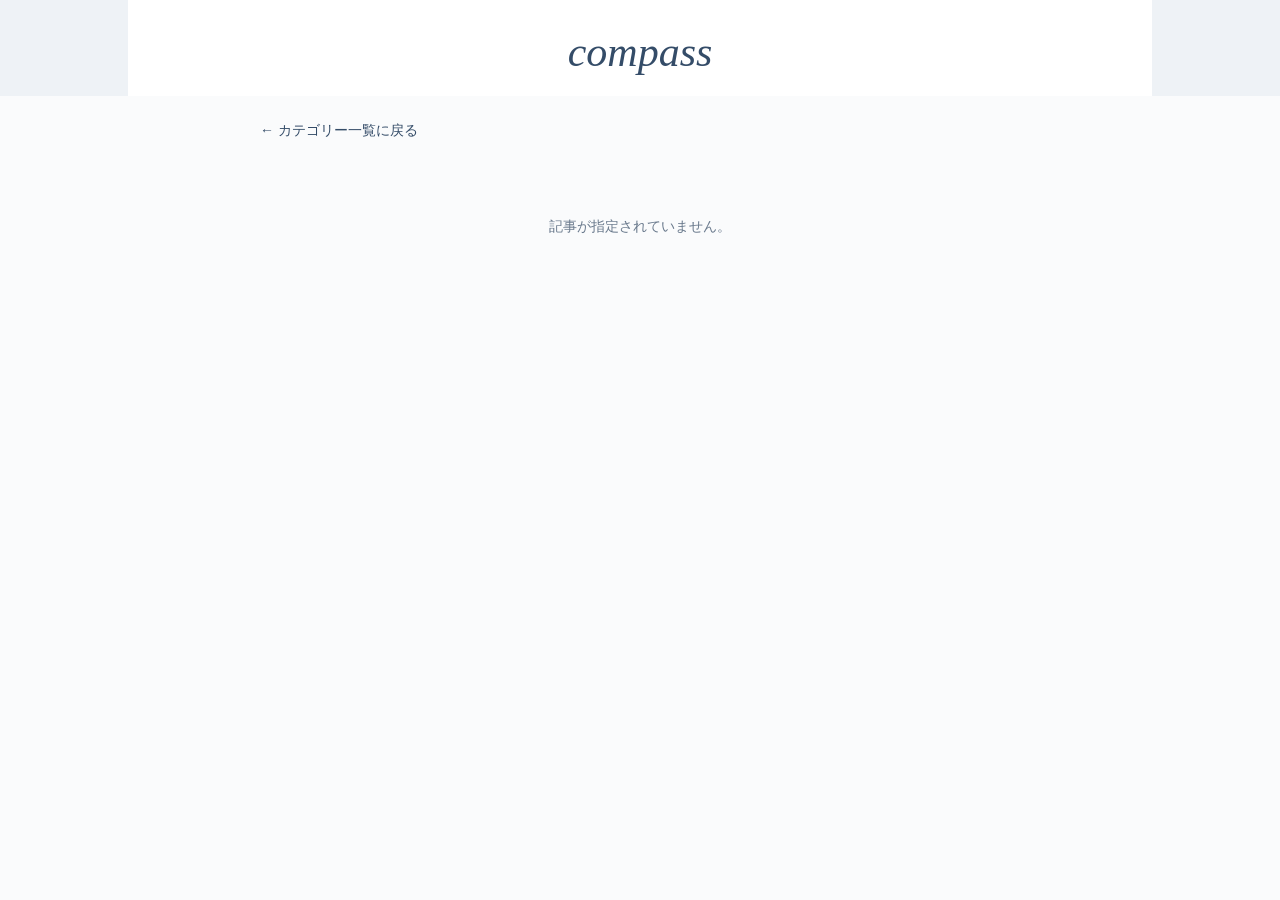
<file: article.html>
<!DOCTYPE html>
<html lang="ja">
<head>
<meta charset="UTF-8">
<meta name="viewport" content="width=device-width, initial-scale=1">
<meta name="color-scheme" content="light">
<title>記事 | COMPASS</title>

<style>
:root {
  color-scheme: light;
  --navy: #344c68;
  --gold: #c49a42;
  --ink: #2c353e;
  --edge: #d9dfe6;
}

* {
  box-sizing: border-box;
}

body {
  margin: 0;
  background: #fafbfc;
  color: var(--ink);
  font-family: Arial, "Helvetica Neue",
    "Hiragino Kaku Gothic ProN",
    "Noto Sans JP", sans-serif;
}

.site-header {
  padding: 28px 16px 20px;
  text-align: center;
  background: linear-gradient(
    90deg,
    #eef2f6 0 10%,
    #fff 10% 90%,
    #eef2f6 90%
  );
}

.site-logo {
  color: var(--navy);
  font-family: "Snell Roundhand",
    "Apple Chancery", "Brush Script MT",
    "Segoe Script", cursive;
  font-size: 42px;
  font-style: italic;
  text-decoration: none;
}

main {
  width: min(100% - 32px, 760px);
  margin: 0 auto;
  padding: 25px 0 80px;
}

.back-link {
  display: inline-block;
  margin-bottom: 25px;
  color: var(--navy);
  font-size: 14px;
  text-decoration: none;
}

.article-panel {
  background: #fff;
  border: 1px solid #d9e1e9;
  border-radius: 16px;
  padding: clamp(20px, 5vw, 38px);
  box-shadow: 0 8px 25px #8997a610;
}

.article-category {
  display: inline-block;
  margin-bottom: 14px;
  padding: 6px 13px;
  color: var(--navy);
  background: #eef2f6;
  border-radius: 30px;
  font-size: 12px;
  font-weight: 700;
  text-decoration: none;
}

.article-title {
  margin: 0;
  color: var(--navy);
  font-size: clamp(23px, 5vw, 34px);
  line-height: 1.5;
  font-weight: 700;
  overflow-wrap: anywhere;
}

.article-summary {
  margin: 15px 0 0;
  color: #647589;
  font-size: 14px;
  line-height: 1.8;
  white-space: pre-wrap;
  overflow-wrap: anywhere;
}

.update-label {
  display: inline-block;
  margin-top: 14px;
  color: #c02e42;
  font-size: 12px;
  font-weight: 700;
}

.article-divider {
  height: 1px;
  margin: 26px 0;
  background: #dce3eb;
}

.article-body {
  font-size: 15px;
  line-height: 1.9;
  overflow-wrap: anywhere;
  min-width: 0;
}

.article-body p {
  margin: 0 0 1.1em;
}

.article-body h2,
.article-body h3,
.article-body h4 {
  color: var(--navy);
  line-height: 1.5;
  margin: 1.5em 0 .6em;
}

.article-body a {
  color: #315c94;
  text-decoration: underline;
  text-underline-offset: 3px;
}

.article-body img,
.article-body video {
  display: inline-block;
  max-width: 100%;
  height: auto;
  border-radius: 9px;
  vertical-align: middle;
}

.article-body video {
  display: block;
  margin: 12px 0;
}

.article-body img {
  margin: 5px 0;
}

.article-body blockquote {
  margin: 16px 0;
  padding: 12px 18px;
  border-left: 3px solid var(--gold);
  background: #f5f7fa;
}

.article-body ul,
.article-body ol {
  padding-left: 1.5em;
}

.article-body font[size="2"] {
  font-size: .85em;
}

.article-body font[size="4"] {
  font-size: 1.2em;
}

.article-body font[size="5"] {
  font-size: 1.5em;
}

/* 角丸マーカー */
.article-body .compass-marker {
  border-radius: .3em;
  -webkit-box-decoration-break: clone;
  box-decoration-break: clone;
  padding: 0 .08em;
}

/* 下線の種類 */
.article-body u,
.article-body .compass-underline,
.article-body [style*="text-decoration"] {
  text-decoration-color: currentColor !important;
}

.article-body .compass-underline {
  text-decoration-line: underline;
  text-decoration-color: currentColor;
}

/* COMPASS 関連記事カード */
.article-body a.compass-related {
  display: block;
  margin: 20px 0;
  padding: 15px 18px;
  border: 1px solid #dce3ec;
  border-left: 4px solid var(--gold);
  border-radius: 12px;
  background: #f8fafc;
  color: var(--navy);
  text-decoration: none;
  transition: background .2s, border-color .2s;
}

.article-body a.compass-related:hover {
  background: #eef2f6;
  border-color: #bdcad7;
  border-left-color: var(--gold);
}

.article-body .compass-related-label {
  display: block;
  margin-bottom: 5px;
  color: #728096;
  font-size: 11px;
  font-weight: 700;
  letter-spacing: .08em;
}

.article-body .compass-related-title {
  display: block;
  color: var(--navy);
  font-size: 16px;
  font-weight: 700;
  line-height: 1.6;
}

.article-body .compass-related-note {
  display: block;
  margin-top: 6px;
  color: #728096;
  font-size: 12px;
}

.bottom-nav {
  display: flex;
  flex-wrap: wrap;
  gap: 12px;
  margin-top: 25px;
}

.bottom-nav a {
  flex: 1;
  min-width: 135px;
  padding: 14px 12px;
  border: 1px solid #d0d9e1;
  border-radius: 12px;
  background: #fff;
  color: var(--navy);
  text-decoration: none;
  text-align: center;
  font-size: 14px;
}

.message {
  padding: 35px 15px;
  color: #69798c;
  text-align: center;
  font-size: 14px;
  line-height: 1.8;
}

[hidden] {
  display: none !important;
}

@media (max-width: 480px) {
  .site-header {
    padding-top: 22px;
  }

  .site-logo {
    font-size: 36px;
  }

  .article-panel {
    padding: 21px 17px;
  }

  .article-body {
    font-size: 14px;
  }

  .article-body .compass-related-title {
    font-size: 15px;
  }
}
</style>
</head>

<body>

<header class="site-header">
  <a href="index.html" class="site-logo">compass</a>
</header>

<main>

  <a id="topBack" href="index.html" class="back-link">
    ← カテゴリー一覧に戻る
  </a>

  <p id="message" class="message" role="status">
    記事を読み込み中…
  </p>

  <article id="articlePanel" class="article-panel" hidden>

    <a id="articleCategory"
       class="article-category"
       href="index.html"></a>

    <h1 id="articleTitle" class="article-title"></h1>

    <p id="articleSummary"
       class="article-summary"
       hidden></p>

    <span id="updateLabel"
          class="update-label"
          hidden></span>

    <div class="article-divider"></div>

    <div id="articleBody" class="article-body"></div>

  </article>

  <nav id="bottomNav" class="bottom-nav" hidden>
    <a id="bottomBack" href="index.html">
      ← 記事一覧に戻る
    </a>
    <a href="index.html">
      COMPASS トップ
    </a>
  </nav>

</main>

<script>
(() => {
  'use strict';

  const API =
    'https://compass-api.starsx0601.workers.dev';

  const CATEGORIES = {
    physical: {
      name: 'Physical',
      page: 'physical.html'
    },
    mv: {
      name: 'Music Video',
      page: 'mv.html'
    },
    streaming: {
      name: 'Streaming',
      page: 'streaming.html'
    },
    download: {
      name: 'Download',
      page: 'download.html'
    },
    radio: {
      name: 'Radio',
      page: 'radio.html'
    },
    karaoke: {
      name: 'Karaoke',
      page: 'karaoke.html'
    },
    other: {
      name: 'Other',
      page: 'other.html'
    }
  };

  const $ = id => document.getElementById(id);

  function showError(text) {
    $('articlePanel').hidden = true;
    $('bottomNav').hidden = true;
    $('message').textContent = text;
    $('message').hidden = false;
  }

  function formatDate(value) {
    if (!value) return '';

    const date = new Date(value);

    if (!Number.isFinite(date.getTime())) {
      return '';
    }

    return date.toLocaleDateString('ja-JP', {
      year: 'numeric',
      month: '2-digit',
      day: '2-digit'
    }).replaceAll('/', '.');
  }

  function updatedLabel(article) {
    if (!article.updated_at || !article.published_at) {
      return '';
    }

    const updated = new Date(article.updated_at);
    const published = new Date(article.published_at);

    if (
      !Number.isFinite(updated.getTime()) ||
      !Number.isFinite(published.getTime())
    ) {
      return '';
    }

    if (updated.getTime() - published.getTime() <= 60000) {
      return '';
    }

    return formatDate(article.updated_at) + ' 更新';
  }

  function safeURL(value) {
    try {
      const url = new URL(value);

      return (
        url.protocol === 'https:' ||
        url.protocol === 'http:'
      );
    } catch {
      return false;
    }
  }

  function isInternalArticleURL(value) {
    try {
      const url = new URL(value);

      return (
        url.origin === location.origin &&
        url.pathname.endsWith('/article.html') &&
        url.searchParams.has('id')
      );
    } catch {
      return false;
    }
  }

  function safeArticleStyle(value) {
    const allowed = new Set([
      'color', 'background-color', 'font-size', 'font-weight',
      'text-align', 'text-decoration', 'text-decoration-line',
      'text-decoration-style', 'text-decoration-color', 'border-radius'
    ]);
    const color = /^(?:#[0-9a-f]{3,8}|(?:rgb|rgba|hsl|hsla)\(\s*[\d.%\s,/-]+\)|currentcolor|transparent|inherit|initial|unset|revert|[a-z]+)$/i;
    const cleaned = [];
    const declarations = document.createElement('span').style;
    for (const part of value.split(';')) {
      const colon = part.indexOf(':');
      if (colon < 0) continue;
      const name = part.slice(0, colon).trim().toLowerCase();
      const val = part.slice(colon + 1).trim();
      if (!allowed.has(name) || !val || /[\\<>]|url\s*\(|expression\s*\(|var\s*\(|@/i.test(val)) continue;
      if (['color', 'background-color', 'text-decoration-color'].includes(name) && !color.test(val)) continue;
      if (name === 'font-size' && !/^(?:\d+(?:\.\d+)?(?:px|pt|em|rem|%)|small|medium|large|larger|smaller|x-small|x-large|xx-large|inherit|initial|unset)$/i.test(val)) continue;
      if (name === 'font-weight' && !/^(?:normal|bold|bolder|lighter|[1-9]00|inherit|initial|unset)$/i.test(val)) continue;
      if (name === 'text-align' && !/^(?:left|right|center|justify|start|end|inherit|initial|unset)$/i.test(val)) continue;
      if (name === 'text-decoration-style' && !/^(?:solid|double|dotted|dashed|wavy|inherit|initial|unset)$/i.test(val)) continue;
      if (name === 'text-decoration-line' && !/^(?:none|underline|overline|line-through|underline overline|inherit|initial|unset)$/i.test(val)) continue;
      if (name === 'text-decoration' && !/^(?:none|underline|overline|line-through|solid|double|dotted|dashed|wavy|currentcolor|#[0-9a-f]{3,8}|\s)+$/i.test(val)) continue;
      if (name === 'border-radius' && !/^(?:\d+(?:\.\d+)?(?:px|em|rem|%)|0|inherit|initial|unset)$/i.test(val)) continue;
      declarations.setProperty(name, val);
      if (declarations.getPropertyValue(name)) cleaned.push(name + ': ' + declarations.getPropertyValue(name));
      declarations.removeProperty(name);
    }
    return cleaned.join('; ');
  }

  function cleanHTML(html) {
    const doc = new DOMParser().parseFromString(
      '<div>' + html + '</div>',
      'text/html'
    );

    const root = doc.body.firstElementChild;

    const allowed = new Set([
      'DIV', 'P', 'BR', 'B', 'STRONG',
      'I', 'EM', 'U', 'S', 'SPAN', 'FONT',
      'A', 'UL', 'OL', 'LI', 'BLOCKQUOTE',
      'H2', 'H3', 'H4', 'IMG', 'VIDEO', 'SOURCE'
    ]);

    const blocked = new Set([
      'SCRIPT', 'STYLE', 'IFRAME',
      'OBJECT', 'EMBED', 'FORM', 'INPUT',
      'SVG', 'MATH', 'AUDIO', 'META',
      'LINK', 'TEMPLATE'
    ]);

    function sanitize(parent) {
      for (const node of Array.from(parent.childNodes)) {
        if (node.nodeType === Node.COMMENT_NODE) {
          node.remove();
          continue;
        }

        if (node.nodeType !== Node.ELEMENT_NODE) {
          continue;
        }

        if (blocked.has(node.tagName)) {
          node.remove();
          continue;
        }

        if (!allowed.has(node.tagName)) {
          sanitize(node);
          node.replaceWith(...Array.from(node.childNodes));
          continue;
        }

        for (const attribute of Array.from(node.attributes)) {
          const name = attribute.name.toLowerCase();
          const value = attribute.value.trim();

          if (
            name === 'href' &&
            node.tagName === 'A' &&
            safeURL(value)
          ) {
            continue;
          }

          if (
            name === 'src' &&
            ['IMG', 'VIDEO', 'SOURCE'].includes(node.tagName) &&
            safeURL(value)
          ) {
            continue;
          }

          if (
            name === 'alt' &&
            node.tagName === 'IMG'
          ) {
            continue;
          }

          if (
            name === 'controls' &&
            node.tagName === 'VIDEO'
          ) {
            continue;
          }

          if (
            name === 'preload' &&
            node.tagName === 'VIDEO' &&
            ['none', 'metadata', 'auto'].includes(value)
          ) {
            continue;
          }

          if (
            name === 'playsinline' &&
            node.tagName === 'VIDEO'
          ) {
            continue;
          }

          if (
            name === 'type' &&
            node.tagName === 'SOURCE' &&
            /^video\/(mp4|webm|quicktime)$/.test(value)
          ) {
            continue;
          }

          if (
            name === 'size' &&
            node.tagName === 'FONT' &&
            /^[1-7]$/.test(value)
          ) {
            continue;
          }

          if (
            name === 'color' &&
            node.tagName === 'FONT' &&
            /^#[0-9a-f]{3,8}$/i.test(value)
          ) {
            continue;
          }

          /* 関連記事・マーカー・下線のクラスを保持 */
          if (name === 'class') {
            const permitted = {
              A: ['compass-related'],
              SPAN: [
                'compass-marker',
                'compass-underline',
                'compass-related-label',
                'compass-related-title',
                'compass-related-note'
              ]
            };

            const valid = (permitted[node.tagName] || [])
              .filter(cls => node.classList.contains(cls));

            if (valid.length) {
              node.className = valid.join(' ');
            } else {
              node.removeAttribute('class');
            }

            continue;
          }

          if (name === 'style') {
            const safe = safeArticleStyle(value);
            if (safe) node.setAttribute('style', safe);
            else node.removeAttribute('style');
            continue;
          }

          node.removeAttribute(attribute.name);
        }

        if (node.tagName === 'A') {
          const href = node.getAttribute('href') || '';

          node.setAttribute('rel', 'noopener noreferrer');

          /* COMPASS内の記事リンクは同じタブで移動 */
          node.setAttribute(
            'target',
            isInternalArticleURL(href) ? '_self' : '_blank'
          );
        }

        sanitize(node);
      }
    }

    sanitize(root);

    return root.innerHTML;
  }

  function synchronizeUnderlineColors(root) {
    for (const el of root.querySelectorAll('u, .compass-underline, [style*="text-decoration"]')) {
      if (el.matches('u, .compass-underline') ||
          el.style.textDecorationLine.includes('underline') ||
          el.style.textDecoration.includes('underline')) {
        el.style.textDecorationColor = 'currentColor';
      }
    }
  }

  function renderArticle(article) {
    const category = CATEGORIES[article.category] || {
      name: '記事',
      page: 'index.html'
    };

    $('articleCategory').textContent = category.name;
    $('articleCategory').href = category.page;

    $('topBack').href = category.page;
    $('topBack').textContent =
      '← ' + category.name + ' の記事一覧に戻る';

    $('bottomBack').href = category.page;
    $('bottomBack').textContent =
      '← ' + category.name + ' に戻る';

    $('articleTitle').textContent =
      article.title || '無題';

    document.title =
      (article.title || '記事') + ' | COMPASS';

    const summary = article.summary || '';

    $('articleSummary').textContent = summary;
    $('articleSummary').hidden = !summary;

    const updated = updatedLabel(article);

    $('updateLabel').textContent = updated;
    $('updateLabel').hidden = !updated;

    let body = {};

    try {
      body = JSON.parse(article.body_json || '{}');
    } catch {
      body = {};
    }

    const html =
      body && typeof body.html === 'string'
        ? body.html
        : '';

    $('articleBody').innerHTML = cleanHTML(html);
    synchronizeUnderlineColors($('articleBody'));

    $('message').hidden = true;
    $('articlePanel').hidden = false;
    $('bottomNav').hidden = false;
  }

  async function loadArticle() {
    const params = new URLSearchParams(location.search);
    const id = params.get('id');

    if (!id) {
      showError('記事が指定されていません。');
      return;
    }

    try {
      /* 毎回最新の公開記事を取得 */
      const url =
        API + '/api/public/articles/' +
        encodeURIComponent(id) +
        '?v=' + Date.now();

      const response = await fetch(url, {
        cache: 'no-store'
      });

      if (!response.ok) {
        if (response.status === 404) {
          throw new Error('記事が見つかりませんでした。');
        }

        throw new Error(
          '記事を取得できませんでした。HTTP ' +
          response.status
        );
      }

      const data = await response.json();

      if (!data.article) {
        throw new Error('記事が見つかりませんでした。');
      }

      renderArticle(data.article);

    } catch (error) {
      showError(error.message);
    }
  }

  loadArticle();
})();
</script>

</body>
</html>
</file>
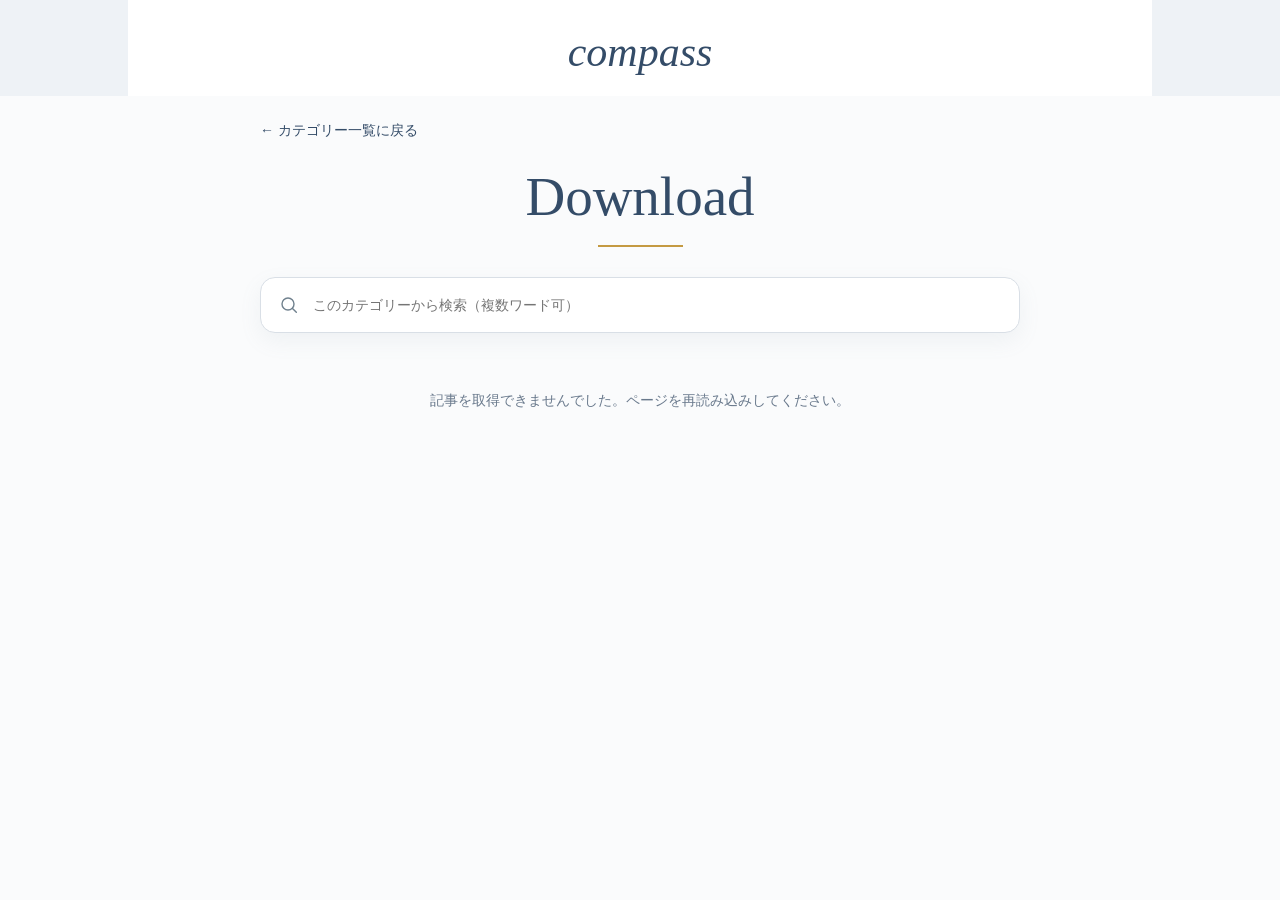
<file: download.html>
<!DOCTYPE html>
<html lang="ja">
<head>
<meta charset="UTF-8">
<meta name="viewport" content="width=device-width, initial-scale=1">
<meta name="color-scheme" content="light">
<title>Download | COMPASS</title>
<link rel="stylesheet" href="category.css">
</head>
<body data-category="download">
<header class="site-header">
<a href="index.html" class="site-logo">compass</a>
</header>
<main>
<a href="index.html" class="back-link">← カテゴリー一覧に戻る</a>
<div class="category-heading">
<h1 id="categoryTitle">Download</h1>
<div class="heading-rule"></div>
</div>
<div class="search-box" role="search">
<svg aria-hidden="true" width="20" height="20" viewBox="0 0 24 24" fill="none" stroke="currentColor" stroke-width="1.7" stroke-linecap="round">
<circle cx="10.8" cy="10.8" r="7.2"></circle>
<path d="m16.2 16.2 4.6 4.6"></path>
</svg>
<input id="categorySearch" type="search" autocomplete="off" aria-label="カテゴリー内検索" placeholder="このカテゴリーから検索（複数ワード可）">
</div>
<div id="articleList" class="article-list" aria-live="polite">
<p class="message">記事を読み込み中…</p>
</div>
</main>
<script src="category.js"></script>
</body>
</html>
</file>
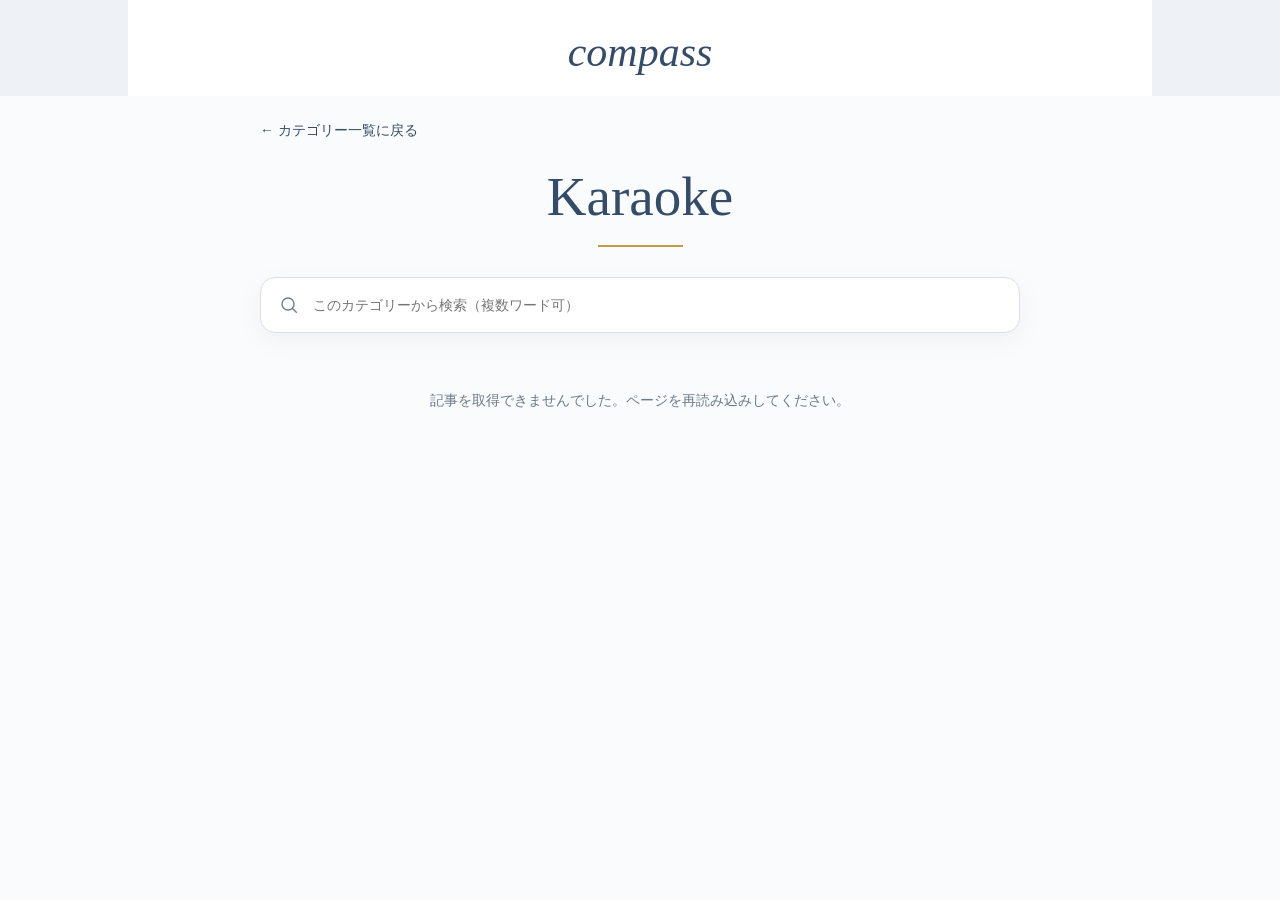
<file: karaoke.html>
<!DOCTYPE html>
<html lang="ja">
<head>
<meta charset="UTF-8">
<meta name="viewport" content="width=device-width, initial-scale=1">
<meta name="color-scheme" content="light">
<title>Karaoke | COMPASS</title>
<link rel="stylesheet" href="category.css">
</head>
<body data-category="karaoke">
<header class="site-header">
<a href="index.html" class="site-logo">compass</a>
</header>
<main>
<a href="index.html" class="back-link">← カテゴリー一覧に戻る</a>
<div class="category-heading">
<h1 id="categoryTitle">Karaoke</h1>
<div class="heading-rule"></div>
</div>
<div class="search-box" role="search">
<svg aria-hidden="true" width="20" height="20" viewBox="0 0 24 24" fill="none" stroke="currentColor" stroke-width="1.7" stroke-linecap="round">
<circle cx="10.8" cy="10.8" r="7.2"></circle>
<path d="m16.2 16.2 4.6 4.6"></path>
</svg>
<input id="categorySearch" type="search" autocomplete="off" aria-label="カテゴリー内検索" placeholder="このカテゴリーから検索（複数ワード可）">
</div>
<div id="articleList" class="article-list" aria-live="polite">
<p class="message">記事を読み込み中…</p>
</div>
</main>
<script src="category.js"></script>
</body>
</html>
</file>
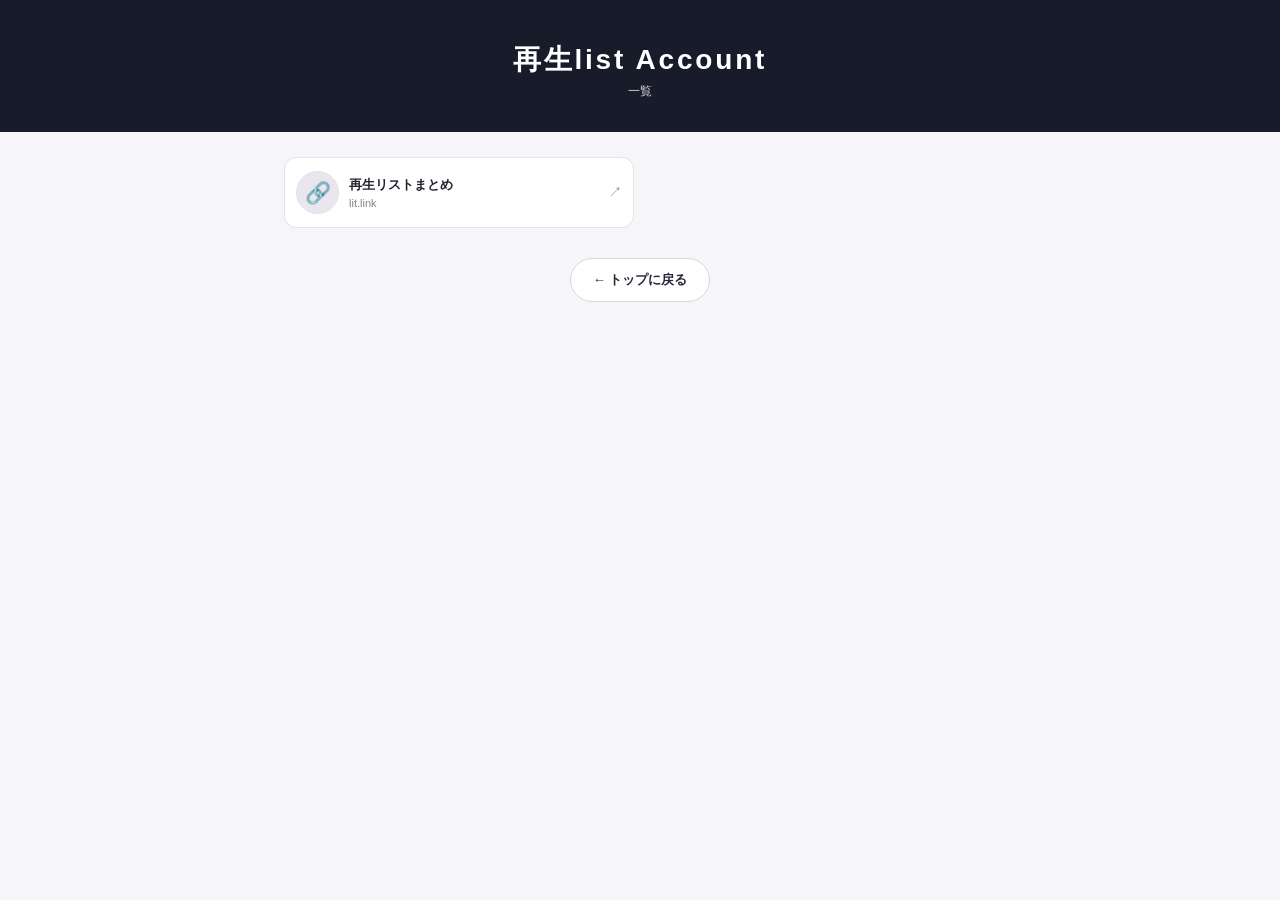
<file: list.html>
<!doctype html>
<html lang="ja">
<head>
<meta charset="utf-8">
<meta name="viewport" content="width=device-width,initial-scale=1">
<title>再生list Account 一覧 | COMPASS</title>
<style>
*{box-sizing:border-box}
body{margin:0;background:#f6f5f8;color:#222331;font-family:-apple-system,BlinkMacSystemFont,"Hiragino Kaku Gothic ProN","Yu Gothic",sans-serif}
header{background:#181b2a;color:#fff;padding:32px 16px;text-align:center}
header small{letter-spacing:.23em;color:#d4cbd7}
h1{margin:9px 0 4px;font-size:28px;letter-spacing:.1em}
header p{font-size:12px;color:#d8d8df;margin:0}
.wrap{max-width:740px;margin:auto;padding:25px 14px 60px}
.accounts{display:grid;grid-template-columns:repeat(2,minmax(0,1fr));gap:12px}
.account{display:flex;align-items:center;gap:10px;min-width:0;text-decoration:none;color:inherit;padding:13px 11px;border:1px solid #e4e1e9;border-radius:12px;background:#fff;transition:box-shadow .2s,transform .2s}
.account:hover{box-shadow:0 6px 18px #28243a12;transform:translateY(-2px)}
.avatar{width:43px;height:43px;border-radius:50%;flex:none;background:#e9e6ed;border:1px solid #e4e1e9;display:flex;align-items:center;justify-content:center;font-size:21px}
.info{min-width:0;flex:1}.name{font-size:13px;font-weight:750;line-height:1.45;overflow-wrap:anywhere}.handle{font-size:11px;color:#85808d;margin-top:3px;overflow-wrap:anywhere}.arrow{font-size:14px;color:#918d99;flex:none}
@media(max-width:420px){.accounts{gap:8px}.account{padding:10px 7px;gap:7px}.avatar{width:34px;height:34px;font-size:17px}.name{font-size:12px}.handle{font-size:10px}.arrow{font-size:11px}}
.back-home{display:flex;align-items:center;justify-content:center;gap:8px;width:max-content;max-width:100%;margin:30px auto 0;padding:12px 22px;border:1px solid #d9d5e0;border-radius:999px;background:#fff;color:#252638;text-decoration:none;font-size:13px;font-weight:700;transition:background .2s,transform .2s}.back-home:hover{background:#eeeaf2;transform:translateY(-1px)}.back-home:focus-visible{outline:3px solid #8b83ac;outline-offset:3px}
</style>
</head>
<body>
<header><h1>再生list Account</h1><p>一覧</p></header>
<main class="wrap">
<div class="accounts">
<a class="account" href="https://lit.link/OyJuWEqMHCNNUqQc1mpMXgHFrD22" target="_blank" rel="noopener noreferrer" aria-label="再生リストまとめを開く">
<span class="avatar" aria-hidden="true">🔗</span>
<div class="info"><div class="name">再生リストまとめ</div><div class="handle">lit.link</div></div>
<span class="arrow" aria-hidden="true">↗</span>
</a>
</div>
<a class="back-home" href="./index.html" aria-label="COMPASSのトップページに戻る">← トップに戻る</a>
</main>
</body>
</html>
</file>
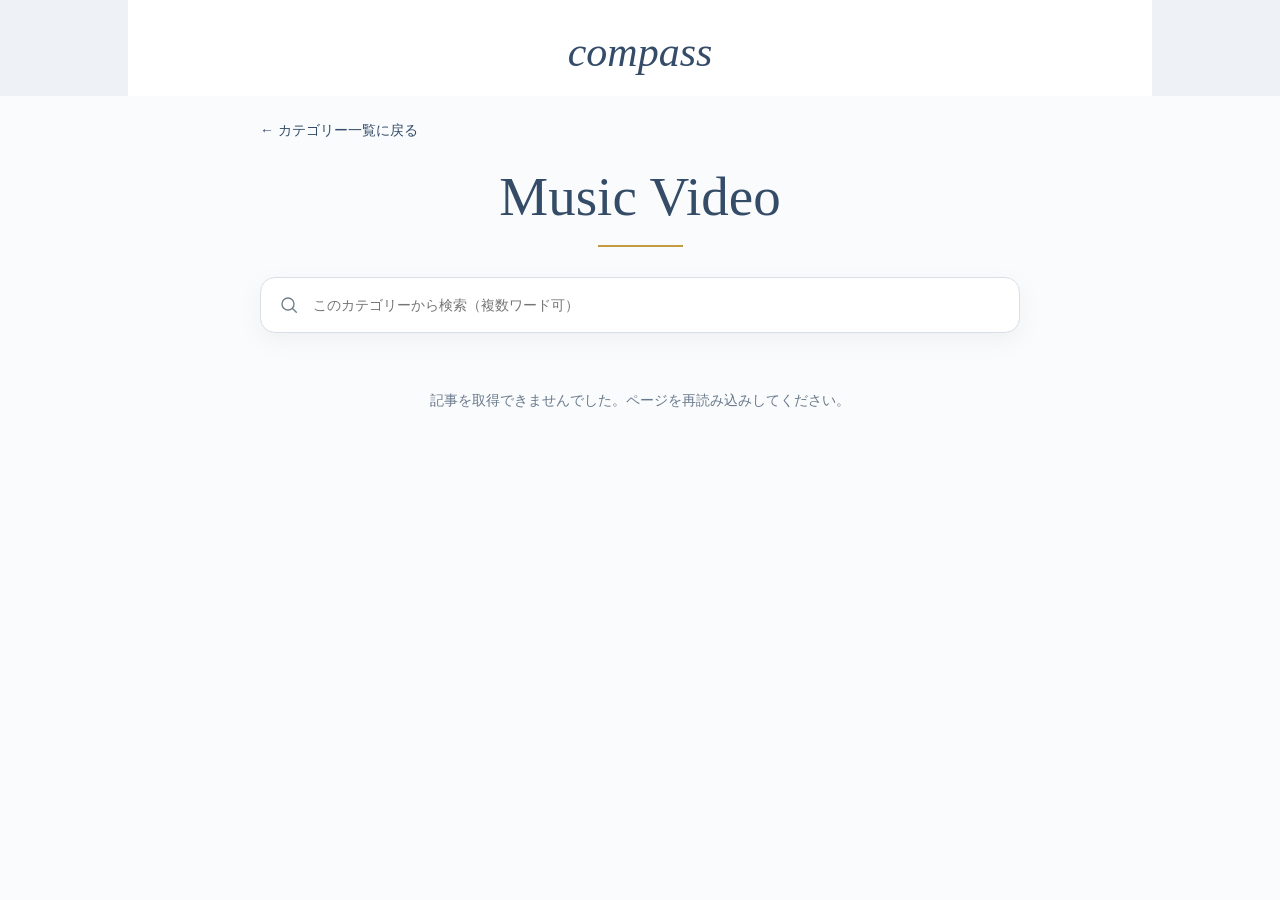
<file: mv.html>
<!DOCTYPE html>
<html lang="ja">
<head>
<meta charset="UTF-8">
<meta name="viewport" content="width=device-width, initial-scale=1">
<meta name="color-scheme" content="light">
<title>Music Video | COMPASS</title>
<link rel="stylesheet" href="category.css">
</head>
<body data-category="mv">
<header class="site-header">
<a href="index.html" class="site-logo">compass</a>
</header>
<main>
<a href="index.html" class="back-link">← カテゴリー一覧に戻る</a>
<div class="category-heading">
<h1 id="categoryTitle">Music Video</h1>
<div class="heading-rule"></div>
</div>
<div class="search-box" role="search">
<svg aria-hidden="true" width="20" height="20" viewBox="0 0 24 24" fill="none" stroke="currentColor" stroke-width="1.7" stroke-linecap="round">
<circle cx="10.8" cy="10.8" r="7.2"></circle>
<path d="m16.2 16.2 4.6 4.6"></path>
</svg>
<input id="categorySearch" type="search" autocomplete="off" aria-label="カテゴリー内検索" placeholder="このカテゴリーから検索（複数ワード可）">
</div>
<div id="articleList" class="article-list" aria-live="polite">
<p class="message">記事を読み込み中…</p>
</div>
</main>
<script src="category.js"></script>
</body>
</html>
</file>
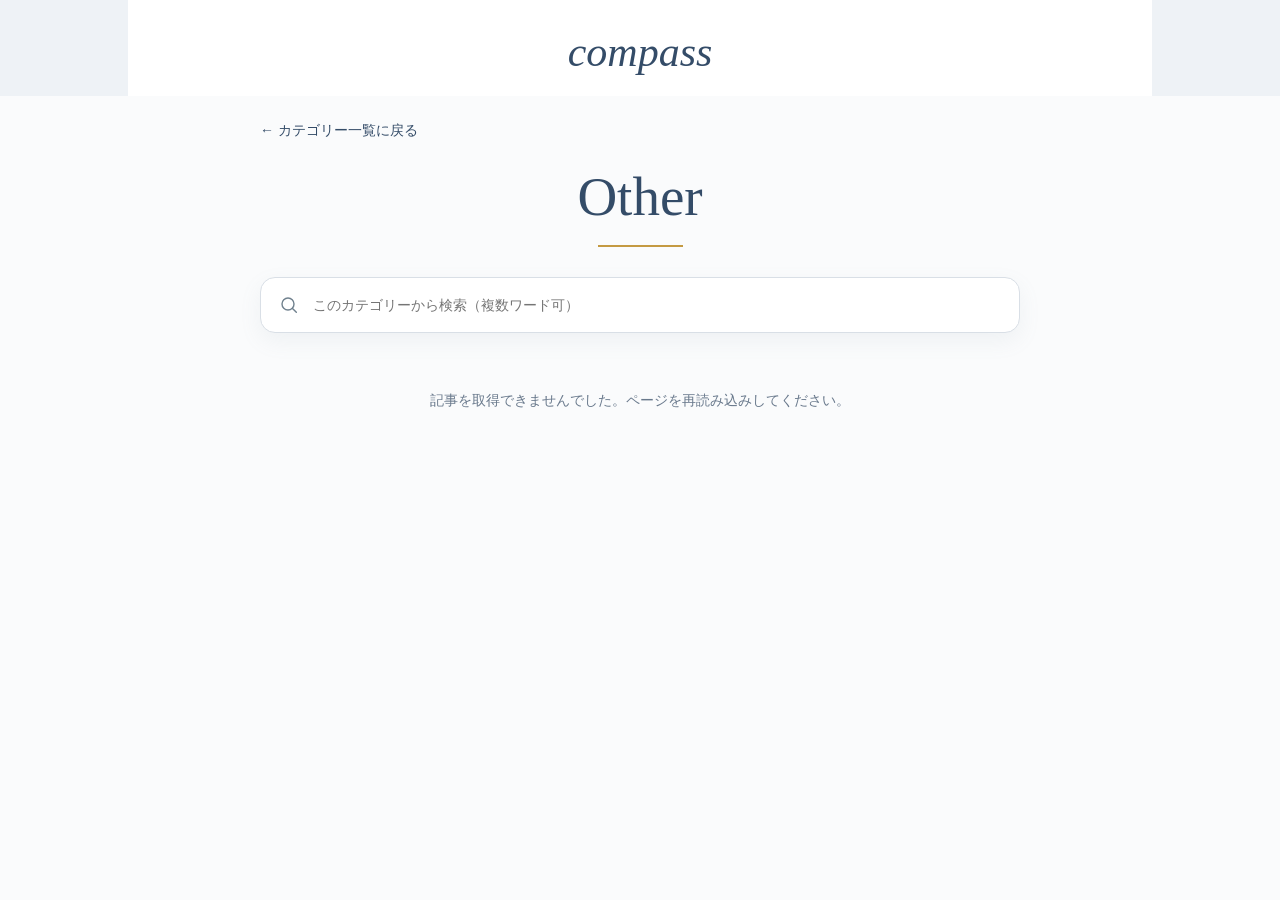
<file: other.html>
<!DOCTYPE html>
<html lang="ja">
<head>
<meta charset="UTF-8">
<meta name="viewport" content="width=device-width, initial-scale=1">
<meta name="color-scheme" content="light">
<title>Other | COMPASS</title>
<link rel="stylesheet" href="category.css">
</head>
<body data-category="other">
<header class="site-header">
<a href="index.html" class="site-logo">compass</a>
</header>
<main>
<a href="index.html" class="back-link">← カテゴリー一覧に戻る</a>
<div class="category-heading">
<h1 id="categoryTitle">Other</h1>
<div class="heading-rule"></div>
</div>
<div class="search-box" role="search">
<svg aria-hidden="true" width="20" height="20" viewBox="0 0 24 24" fill="none" stroke="currentColor" stroke-width="1.7" stroke-linecap="round">
<circle cx="10.8" cy="10.8" r="7.2"></circle>
<path d="m16.2 16.2 4.6 4.6"></path>
</svg>
<input id="categorySearch" type="search" autocomplete="off" aria-label="カテゴリー内検索" placeholder="このカテゴリーから検索（複数ワード可）">
</div>
<div id="articleList" class="article-list" aria-live="polite">
<p class="message">記事を読み込み中…</p>
</div>
</main>
<script src="category.js"></script>
</body>
</html>
</file>
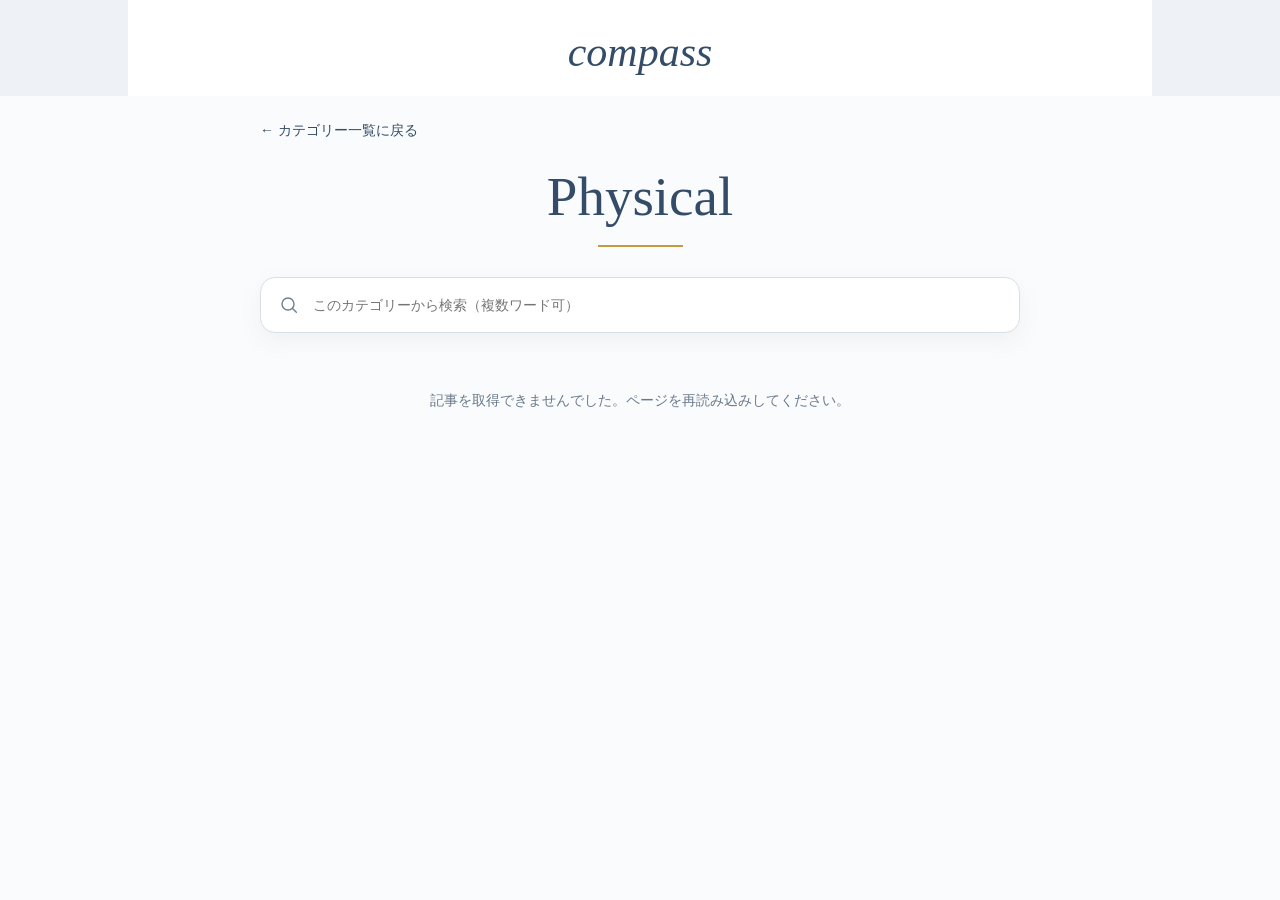
<file: physical.html>
<!DOCTYPE html>
<html lang="ja">
<head>
<meta charset="UTF-8">
<meta name="viewport" content="width=device-width, initial-scale=1">
<meta name="color-scheme" content="light">
<title>Physical | COMPASS</title>
<link rel="stylesheet" href="category.css">
</head>

<body data-category="physical">

<header class="site-header">
  <a href="index.html" class="site-logo">compass</a>
</header>

<main>
  <a href="index.html" class="back-link">
    ← カテゴリー一覧に戻る
  </a>

  <div class="category-heading">
    <h1 id="categoryTitle">Physical</h1>
    <div class="heading-rule"></div>
  </div>

  <div class="search-box" role="search">
    <svg aria-hidden="true" width="20" height="20"
         viewBox="0 0 24 24" fill="none"
         stroke="currentColor" stroke-width="1.7"
         stroke-linecap="round">
      <circle cx="10.8" cy="10.8" r="7.2"></circle>
      <path d="m16.2 16.2 4.6 4.6"></path>
    </svg>

    <input
      id="categorySearch"
      type="search"
      autocomplete="off"
      aria-label="カテゴリー内検索"
      placeholder="このカテゴリーから検索（複数ワード可）"
    >
  </div>

  <div id="articleList" class="article-list" aria-live="polite">
    <p class="message">記事を読み込み中…</p>
  </div>
</main>

<script src="category.js"></script>
</body>
</html>
</file>
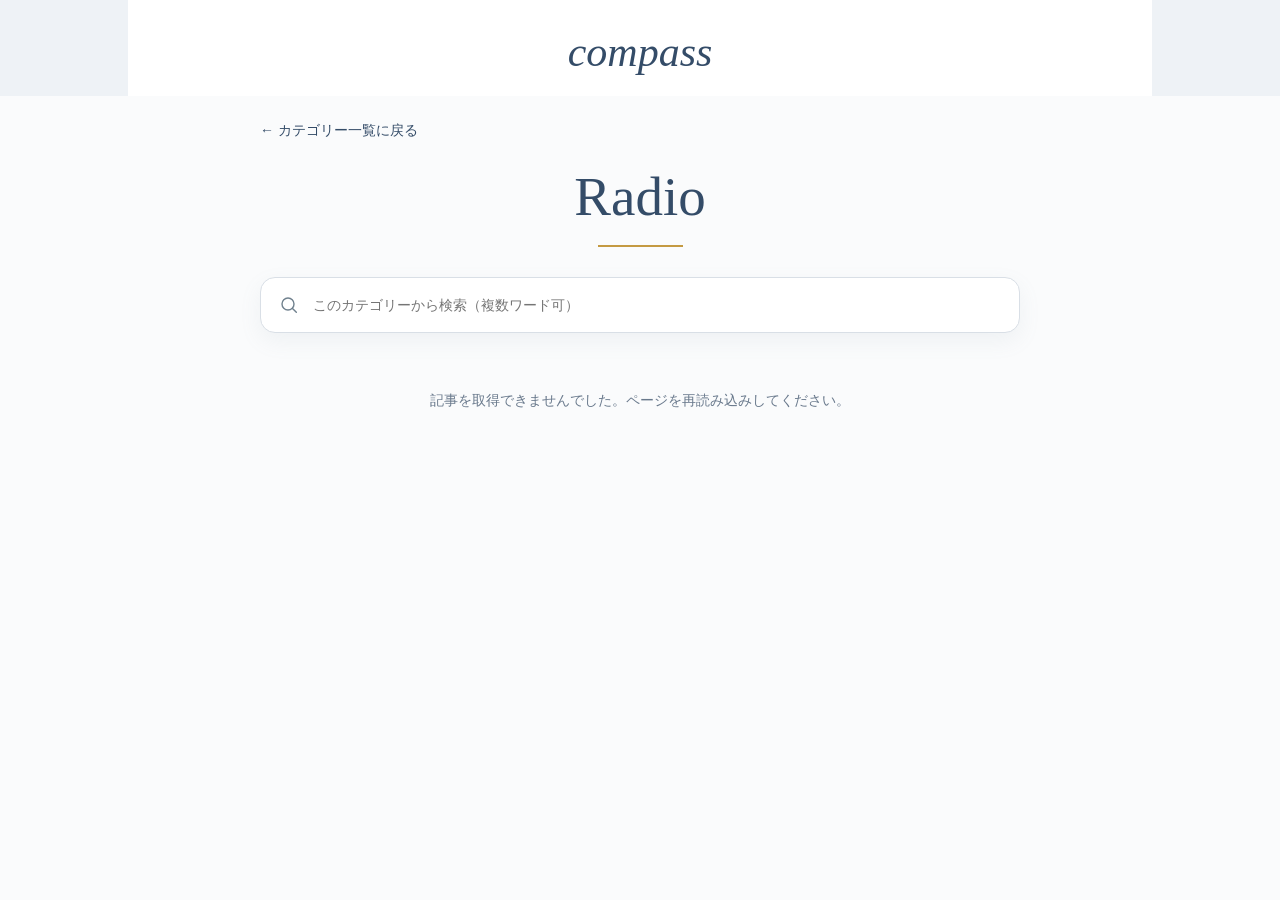
<file: radio.html>
<!DOCTYPE html>
<html lang="ja">
<head>
<meta charset="UTF-8">
<meta name="viewport" content="width=device-width, initial-scale=1">
<meta name="color-scheme" content="light">
<title>Radio | COMPASS</title>
<link rel="stylesheet" href="category.css">
</head>
<body data-category="radio">
<header class="site-header">
<a href="index.html" class="site-logo">compass</a>
</header>
<main>
<a href="index.html" class="back-link">← カテゴリー一覧に戻る</a>
<div class="category-heading">
<h1 id="categoryTitle">Radio</h1>
<div class="heading-rule"></div>
</div>
<div class="search-box" role="search">
<svg aria-hidden="true" width="20" height="20" viewBox="0 0 24 24" fill="none" stroke="currentColor" stroke-width="1.7" stroke-linecap="round">
<circle cx="10.8" cy="10.8" r="7.2"></circle>
<path d="m16.2 16.2 4.6 4.6"></path>
</svg>
<input id="categorySearch" type="search" autocomplete="off" aria-label="カテゴリー内検索" placeholder="このカテゴリーから検索（複数ワード可）">
</div>
<div id="articleList" class="article-list" aria-live="polite">
<p class="message">記事を読み込み中…</p>
</div>
</main>
<script src="category.js"></script>
</body>
</html>
</file>
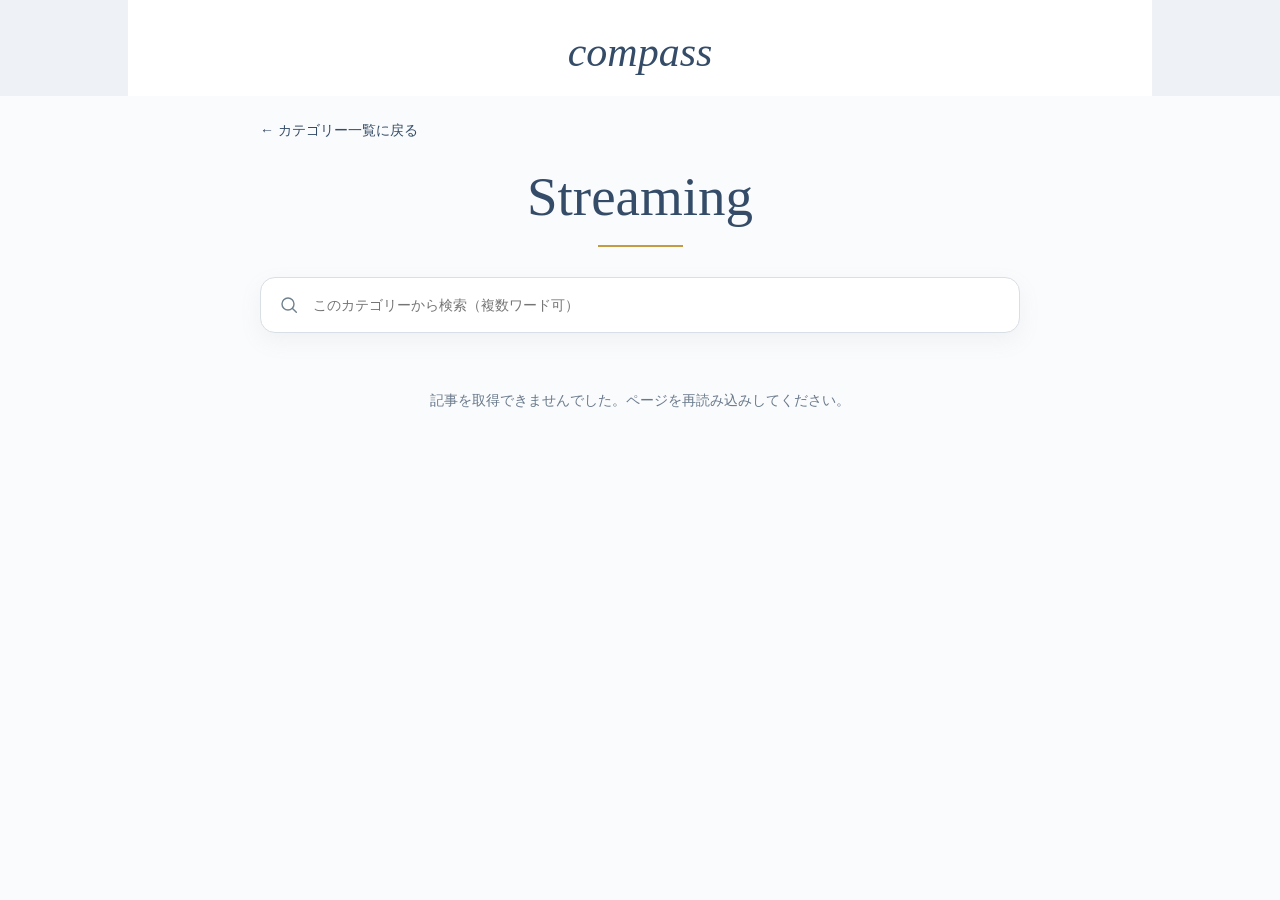
<file: streaming.html>
<!DOCTYPE html>
<html lang="ja">
<head>
<meta charset="UTF-8">
<meta name="viewport" content="width=device-width, initial-scale=1">
<meta name="color-scheme" content="light">
<title>Streaming | COMPASS</title>
<link rel="stylesheet" href="category.css">
</head>
<body data-category="streaming">
<header class="site-header">
<a href="index.html" class="site-logo">compass</a>
</header>
<main>
<a href="index.html" class="back-link">← カテゴリー一覧に戻る</a>
<div class="category-heading">
<h1 id="categoryTitle">Streaming</h1>
<div class="heading-rule"></div>
</div>
<div class="search-box" role="search">
<svg aria-hidden="true" width="20" height="20" viewBox="0 0 24 24" fill="none" stroke="currentColor" stroke-width="1.7" stroke-linecap="round">
<circle cx="10.8" cy="10.8" r="7.2"></circle>
<path d="m16.2 16.2 4.6 4.6"></path>
</svg>
<input id="categorySearch" type="search" autocomplete="off" aria-label="カテゴリー内検索" placeholder="このカテゴリーから検索（複数ワード可）">
</div>
<div id="articleList" class="article-list" aria-live="polite">
<p class="message">記事を読み込み中…</p>
</div>
</main>
<script src="category.js"></script>
</body>
</html>
</file>
<file: category.css>
:root {
  color-scheme: light;
  --navy: #344c68;
  --gold: #c49a42;
  --ink: #2c353e;
  --edge: #d9dfe6;
}

* {
  box-sizing: border-box;
}

body {
  margin: 0;
  background: #fafbfc;
  color: var(--ink);
  font-family: Arial, "Helvetica Neue",
    "Hiragino Kaku Gothic ProN",
    "Noto Sans JP", sans-serif;
}

/* ヘッダー */

.site-header {
  padding: 28px 16px 20px;
  text-align: center;
  background: linear-gradient(
    90deg,
    #eef2f6 0 10%,
    #fff 10% 90%,
    #eef2f6 90%
  );
}

.site-logo {
  color: var(--navy);
  font-family: "Snell Roundhand",
    "Apple Chancery", "Brush Script MT",
    "Segoe Script", cursive;
  font-size: 42px;
  font-style: italic;
  text-decoration: none;
}

/* ページ */

main {
  width: min(100% - 32px, 760px);
  margin: 0 auto;
  padding: 25px 0 75px;
}

.back-link {
  display: inline-block;
  margin-bottom: 25px;
  color: var(--navy);
  font-size: 14px;
  text-decoration: none;
}

.category-heading {
  text-align: center;
  margin-bottom: 30px;
}

.category-heading h1 {
  margin: 0;
  color: var(--navy);
  font-family: Georgia, serif;
  font-size: clamp(35px, 8vw, 55px);
  font-weight: 500;
}

.heading-rule {
  width: 85px;
  height: 2px;
  margin: 17px auto 0;
  background: var(--gold);
}

/* 検索 */

.search-box {
  display: flex;
  align-items: center;
  min-height: 56px;
  padding: 0 18px;
  background: #fff;
  border: 1px solid var(--edge);
  border-radius: 15px;
  box-shadow: 0 8px 21px #8997a619;
}

.search-box svg {
  flex: none;
  color: #70818e;
  margin-right: 12px;
}

.search-box input {
  width: 100%;
  min-width: 0;
  border: 0;
  outline: 0;
  background: transparent;
  color: var(--ink);
  font: inherit;
  font-size: 14px;
}

.search-box:focus-within {
  outline: 2px solid #9aa8b5;
  outline-offset: 2px;
}

/* 記事一覧 */

.article-list {
  margin-top: 30px;
}

.article-card {
  position: relative;
  display: flex;
  flex-direction: column;
  justify-content: center;

  min-height: 60px;
  margin-bottom: 24px;
  padding: 9px 20px 9px 58px;

  color: var(--ink);
  text-decoration: none;
  background: #fff;

  border: 1px solid #d9e0e6;
  border-left: 6px solid #93a2b0;
  border-radius: 11px;

  box-shadow: 0 1px 1px #aab5bf0b;

  transition:
    background .18s ease,
    border-color .18s ease;
}

.article-card:hover {
  background: #f9fbfd;
}

.article-card:focus-visible {
  outline: 3px solid #8b9ba9;
  outline-offset: 3px;
}

/* 03 少し丸い五芒星・アンティークゴールド */

.article-card::before {
  content: "";
  position: absolute;
  left: 19px;
  top: 50%;
  transform: translateY(-50%);

  width: 18px;
  height: 18px;
  background-color: #c49a42;

  -webkit-mask-image: none;
  mask-image: none;

  clip-path: polygon(
    50% 3%,
    62% 35%,
    97% 37%,
    70% 59%,
    79% 94%,
    50% 75%,
    21% 94%,
    30% 59%,
    3% 37%,
    38% 35%
  );
}

/* タイトル */

.article-title {
  margin: 0;
  color: #303a44;
  font-size: 18px;
  line-height: 1.55;
  font-weight: 600;
  overflow-wrap: anywhere;
}

/* 更新カプセル */

.update-label {
  position: absolute;
  top: 0;
  right: 17px;
  transform: translateY(-50%);
  z-index: 1;

  display: inline-flex;
  align-items: center;
  justify-content: center;

  min-height: 32px;
  margin: 0;
  padding: 5px 13px;

  color: #bb3e4c;
  background: #fff1f2;
  border: 1px solid #efcdd2;
  border-radius: 999px;

  font-size: 12px;
  line-height: 1.35;
  font-weight: 700;
  white-space: nowrap;
}

/* 読み込み・エラー */

.message {
  padding: 25px 12px;
  text-align: center;
  color: #69798c;
  font-size: 14px;
  line-height: 1.8;
}

/* スマートフォン */

@media (max-width: 480px) {
  .site-header {
    padding-top: 22px;
  }

  .site-logo {
    font-size: 36px;
  }

  .article-list {
    margin-top: 30px;
  }

  .article-card {
    min-height: 58px;
    margin-bottom: 24px;
    padding: 9px 16px 9px 49px;
  }

  .article-card::before {
    left: 15px;
    width: 17px;
    height: 17px;
  }

  .article-title {
    font-size: 16px;
  }

  .update-label {
    right: 12px;
    min-height: 29px;
    padding: 5px 11px;
    font-size: 11px;
  }
}
</file>
